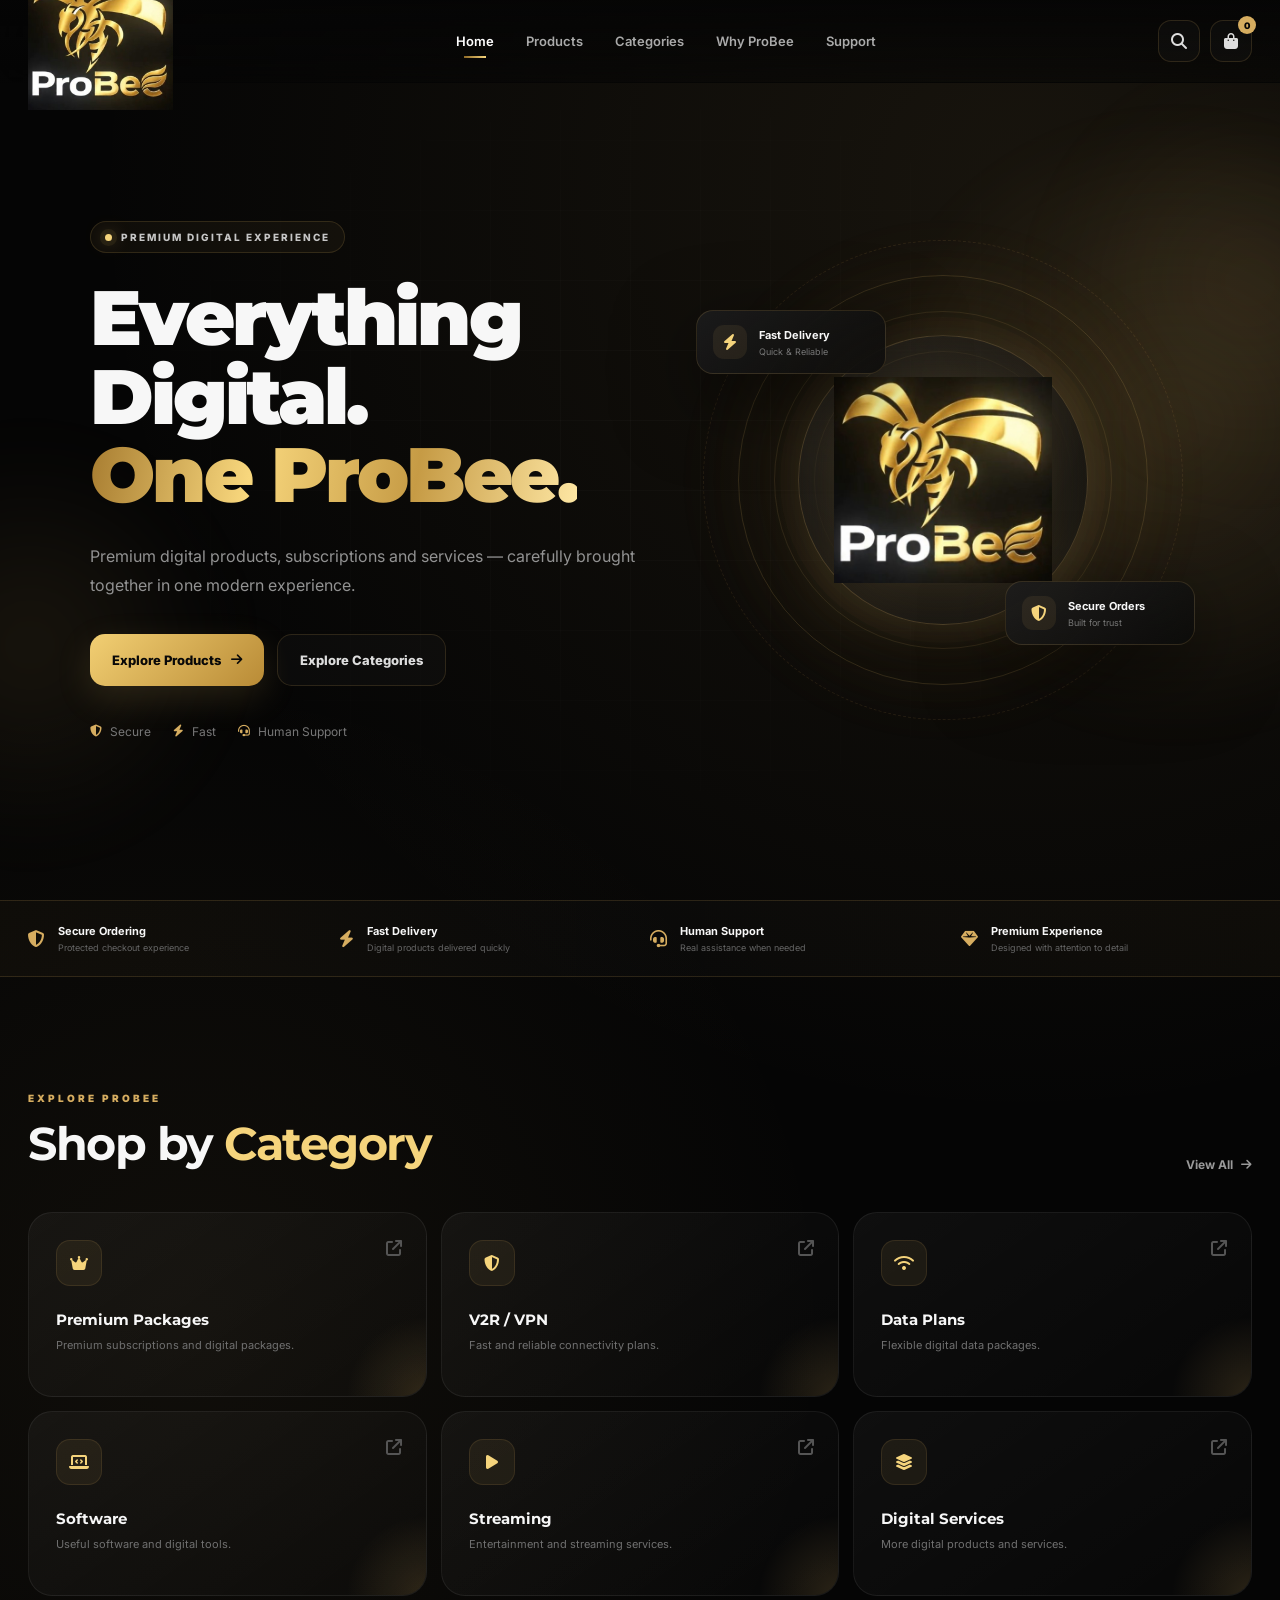
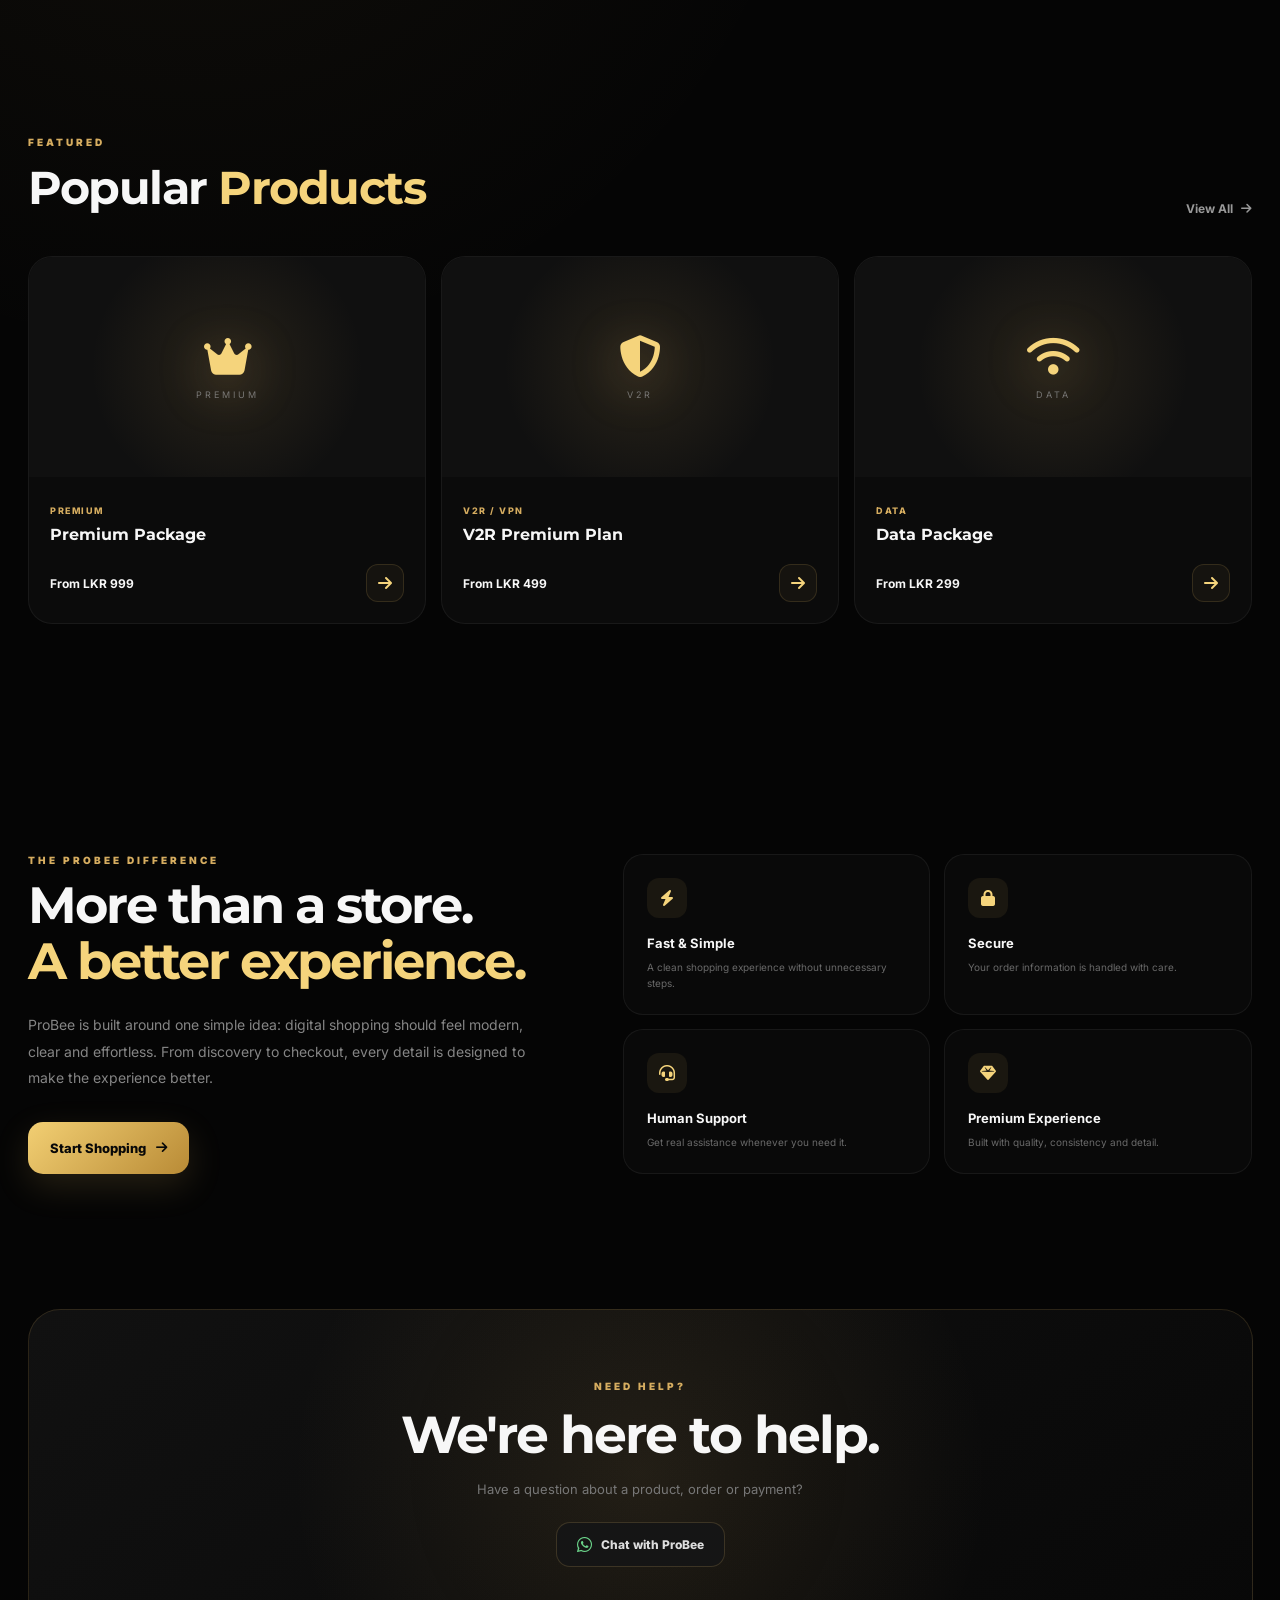
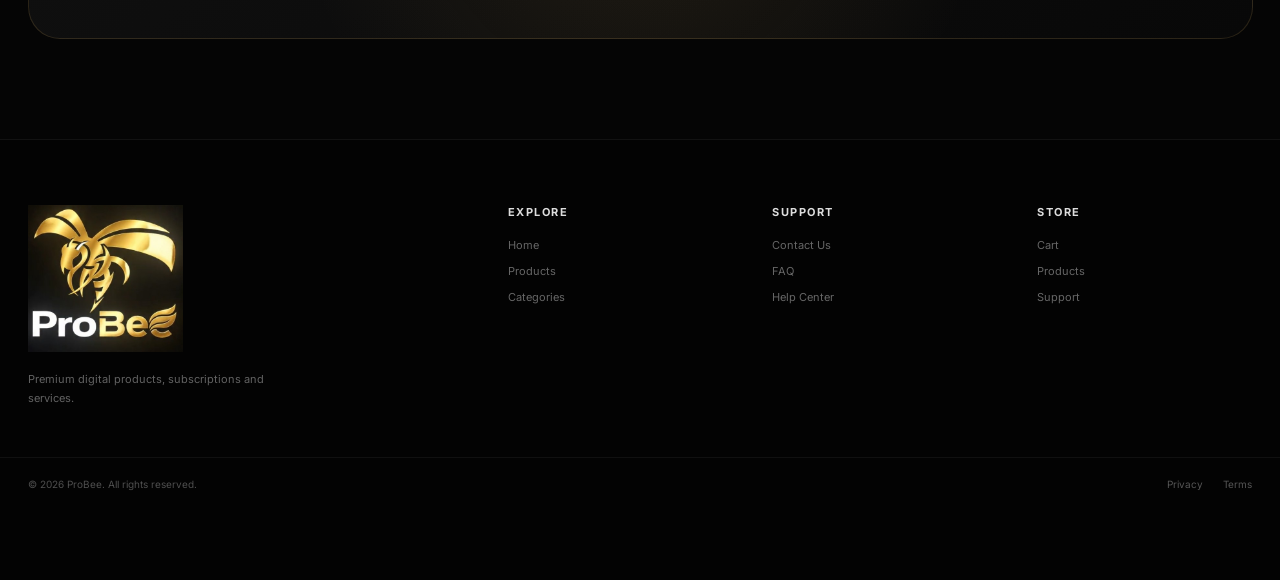
<file: index.html>
<!DOCTYPE html>
<html lang="en">

<head>

<meta charset="UTF-8">

<meta name="viewport"
      content="width=device-width, initial-scale=1.0">

<meta name="description"
      content="ProBee — Premium digital products, subscriptions and services.">

<meta name="theme-color"
      content="#050505">

<title>ProBee — Premium Digital Store</title>

<link rel="preconnect"
      href="https://fonts.googleapis.com">

<link rel="preconnect"
      href="https://fonts.gstatic.com"
      crossorigin>

<link href="https://fonts.googleapis.com/css2?family=Inter:wght@400;500;600;700;800&family=Montserrat:wght@600;700;800;900&display=swap"
      rel="stylesheet">

<link rel="stylesheet"
      href="https://cdnjs.cloudflare.com/ajax/libs/font-awesome/6.5.2/css/all.min.css">


<style>

/* =========================================================
   PROBEE — PREMIUM FRONT END
========================================================= */

:root{

    --black:#050505;
    --black-soft:#090909;
    --black-card:rgba(18,18,18,.72);

    --gold:#d6ad60;
    --gold-light:#f5d47c;
    --gold-dark:#8f6b27;

    --white:#f7f7f7;
    --muted:#9b9b9b;

    --border:rgba(214,173,96,.16);

    --shadow:
        0 25px 80px rgba(0,0,0,.55);

    --radius:24px;

}


/* =========================================================
   RESET
========================================================= */

*{
    margin:0;
    padding:0;
    box-sizing:border-box;
}

html{
    scroll-behavior:smooth;
}

body{

    background:
        radial-gradient(
            circle at 80% 5%,
            rgba(214,173,96,.09),
            transparent 25%
        ),
        radial-gradient(
            circle at 15% 35%,
            rgba(214,173,96,.055),
            transparent 24%
        ),
        var(--black);

    color:var(--white);

    font-family:"Inter",sans-serif;

    overflow-x:hidden;
}

a{
    color:inherit;
    text-decoration:none;
}

button{
    font:inherit;
}


/* =========================================================
   AMBIENT BACKGROUND
========================================================= */

.background-glow{

    position:fixed;

    width:420px;
    height:420px;

    border-radius:50%;

    background:
        radial-gradient(
            circle,
            rgba(214,173,96,.10),
            transparent 68%
        );

    filter:blur(35px);

    pointer-events:none;

    z-index:-2;

}

.glow-one{
    top:8%;
    right:-180px;
}

.glow-two{
    bottom:5%;
    left:-180px;
}


/* =========================================================
   HEADER
========================================================= */

.site-header{

    position:fixed;

    top:0;
    left:0;
    right:0;

    z-index:1000;

    background:
        linear-gradient(
            to bottom,
            rgba(5,5,5,.92),
            rgba(5,5,5,.55)
        );

    backdrop-filter:blur(18px);

    border-bottom:1px solid transparent;

    transition:.35s ease;

}

.site-header.scrolled{

    background:rgba(5,5,5,.90);

    border-bottom-color:var(--border);

}

.nav-container{

    max-width:1280px;

    margin:auto;

    height:82px;

    padding:0 28px;

    display:flex;

    align-items:center;

    justify-content:space-between;

}


/* =========================================================
   LOGO
========================================================= */

.brand{

    display:flex;

    align-items:center;

    gap:11px;

    transition:.3s ease;

}

.brand:hover{

    transform:translateY(-1px);

}

.brand img{

    width:145px;

    height:auto;

    display:block;

    object-fit:contain;

}


/* =========================================================
   DESKTOP NAV
========================================================= */

.desktop-nav{

    display:flex;

    align-items:center;

    gap:32px;

}

.desktop-nav a{

    position:relative;

    color:#aaa;

    font-size:13px;

    font-weight:600;

    transition:.3s ease;

}

.desktop-nav a:hover,
.desktop-nav a.active{

    color:white;

}

.desktop-nav a::after{

    content:"";

    position:absolute;

    left:50%;

    bottom:-9px;

    width:0;

    height:2px;

    background:linear-gradient(
        90deg,
        var(--gold-dark),
        var(--gold-light)
    );

    transform:translateX(-50%);

    transition:.3s ease;

}

.desktop-nav a:hover::after,
.desktop-nav a.active::after{

    width:22px;

}


/* =========================================================
   NAV ACTIONS
========================================================= */

.nav-actions{

    display:flex;

    align-items:center;

    gap:10px;

}

.icon-button,
.cart-button,
.menu-button{

    width:42px;
    height:42px;

    display:flex;

    align-items:center;
    justify-content:center;

    border:1px solid var(--border);

    background:rgba(255,255,255,.025);

    color:#ddd;

    border-radius:13px;

    cursor:pointer;

    transition:.3s ease;

}

.icon-button:hover,
.cart-button:hover,
.menu-button:hover{

    color:var(--gold-light);

    border-color:rgba(214,173,96,.4);

    background:rgba(214,173,96,.08);

    transform:translateY(-2px);

}

.cart-button{

    position:relative;

}

.cart-count{

    position:absolute;

    top:-5px;
    right:-5px;

    min-width:18px;
    height:18px;

    padding:0 4px;

    display:flex;

    align-items:center;
    justify-content:center;

    border-radius:20px;

    background:var(--gold);

    color:#050505;

    font-size:9px;

    font-weight:900;

}

.menu-button{

    display:none;

}


/* =========================================================
   MOBILE MENU
========================================================= */

.mobile-menu{

    display:none;

    padding:14px 22px 22px;

    background:rgba(5,5,5,.97);

    border-top:1px solid var(--border);

}

.mobile-menu.show{
    display:block;
}

.mobile-menu a{

    display:flex;

    align-items:center;

    gap:14px;

    padding:15px 5px;

    color:#aaa;

    font-size:14px;

    border-bottom:1px solid rgba(255,255,255,.05);

}

.mobile-menu a i{
    width:20px;
    color:var(--gold);
}


/* =========================================================
   SEARCH
========================================================= */

.search-overlay{

    position:fixed;

    inset:0;

    z-index:2000;

    display:flex;

    align-items:center;
    justify-content:center;

    padding:25px;

    background:rgba(0,0,0,.94);

    backdrop-filter:blur(25px);

    opacity:0;

    visibility:hidden;

    transition:.35s ease;

}

.search-overlay.show{

    opacity:1;
    visibility:visible;

}

.close-search{

    position:absolute;

    top:30px;
    right:30px;

    width:45px;
    height:45px;

    border:1px solid var(--border);

    border-radius:50%;

    background:rgba(255,255,255,.03);

    color:white;

    cursor:pointer;

}

.search-box{

    width:min(650px,100%);

}

.search-label{

    display:block;

    margin-bottom:15px;

    color:var(--gold);

    font-size:11px;

    font-weight:800;

    letter-spacing:3px;

}

.search-input-wrapper{

    display:flex;

    align-items:center;

    gap:14px;

    padding:0 20px;

    height:70px;

    border:1px solid var(--border);

    border-radius:20px;

    background:rgba(255,255,255,.04);

}

.search-input-wrapper i{

    color:var(--gold);

}

.search-input-wrapper input{

    width:100%;

    border:0;
    outline:0;

    background:transparent;

    color:white;

    font-size:18px;

}

.search-box p{

    margin-top:16px;

    color:#777;

    font-size:13px;

}


/* =========================================================
   HERO
========================================================= */

.hero{

    position:relative;

    min-height:100vh;

    padding:
        150px
        7%
        90px;

    display:grid;

    grid-template-columns:
        1.05fr
        .95fr;

    align-items:center;

    gap:60px;

    overflow:hidden;

}

.hero::before{

    content:"";

    position:absolute;

    width:650px;
    height:650px;

    right:-220px;
    top:100px;

    border-radius:50%;

    background:
        radial-gradient(
            circle,
            rgba(214,173,96,.15),
            transparent 68%
        );

    filter:blur(20px);

    animation:
        heroGlow 8s ease-in-out infinite;

}

@keyframes heroGlow{

    0%,100%{
        transform:scale(1);
        opacity:.7;
    }

    50%{
        transform:scale(1.12);
        opacity:1;
    }

}

.hero-grid{

    position:absolute;

    inset:0;

    background-image:
        linear-gradient(
            rgba(255,255,255,.025) 1px,
            transparent 1px
        ),
        linear-gradient(
            90deg,
            rgba(255,255,255,.025) 1px,
            transparent 1px
        );

    background-size:70px 70px;

    mask-image:
        radial-gradient(
            ellipse at center,
            black,
            transparent 72%
        );

    pointer-events:none;

}


/* =========================================================
   HERO CONTENT
========================================================= */

.hero-content{

    position:relative;

    z-index:2;

    animation:
        heroContent .9s ease both;

}

@keyframes heroContent{

    from{
        opacity:0;
        transform:translateY(30px);
    }

    to{
        opacity:1;
        transform:translateY(0);
    }

}

.hero-badge{

    display:inline-flex;

    align-items:center;

    gap:9px;

    padding:9px 14px;

    border:1px solid var(--border);

    border-radius:30px;

    background:rgba(214,173,96,.05);

    color:#c6c6c6;

    font-size:10px;

    font-weight:800;

    letter-spacing:2px;

    margin-bottom:26px;

}

.pulse-dot{

    width:7px;
    height:7px;

    border-radius:50%;

    background:var(--gold-light);

    box-shadow:
        0 0 0 5px rgba(214,173,96,.08),
        0 0 18px rgba(214,173,96,.8);

    animation:pulse 2s infinite;

}

@keyframes pulse{

    0%,100%{
        opacity:1;
    }

    50%{
        opacity:.45;
    }

}

.hero h1{

    max-width:760px;

    font-family:"Montserrat",sans-serif;

    font-size:
        clamp(48px,6vw,82px);

    line-height:1.02;

    letter-spacing:-3px;

    font-weight:900;

}

.hero h1 span{

    background:
        linear-gradient(
            100deg,
            #a67b2f,
            #f8d77d,
            #c69b45,
            #ffe8a5
        );

    -webkit-background-clip:text;
    background-clip:text;

    color:transparent;

}

.hero-description{

    max-width:590px;

    margin-top:28px;

    color:#929292;

    font-size:16px;

    line-height:1.8;

}

.hero-buttons{

    display:flex;

    flex-wrap:wrap;

    gap:13px;

    margin-top:34px;

}

.primary-button,
.secondary-button{

    min-height:52px;

    padding:0 22px;

    display:inline-flex;

    align-items:center;

    justify-content:center;

    gap:10px;

    border-radius:15px;

    font-size:13px;

    font-weight:800;

    transition:.35s ease;

}

.primary-button{

    background:
        linear-gradient(
            135deg,
            #f2cf73,
            #b98b36
        );

    color:#080808;

    box-shadow:
        0 12px 35px rgba(214,173,96,.16);

}

.primary-button:hover{

    transform:
        translateY(-4px)
        scale(1.01);

    box-shadow:
        0 18px 45px rgba(214,173,96,.27);

}

.secondary-button{

    border:1px solid var(--border);

    background:rgba(255,255,255,.025);

    color:#ddd;

}

.secondary-button:hover{

    border-color:rgba(214,173,96,.45);

    background:rgba(214,173,96,.07);

    transform:translateY(-4px);

}

.hero-trust{

    display:flex;

    flex-wrap:wrap;

    gap:22px;

    margin-top:38px;

}

.trust-item{

    display:flex;

    align-items:center;

    gap:8px;

    color:#777;

    font-size:12px;

}

.trust-item i{

    color:var(--gold);

}


/* =========================================================
   HERO VISUAL
========================================================= */

.hero-visual{

    position:relative;

    min-height:530px;

    display:flex;

    align-items:center;
    justify-content:center;

}

.hero-ring{

    position:absolute;

    width:410px;
    height:410px;

    border-radius:50%;

    border:1px solid rgba(214,173,96,.18);

    box-shadow:
        0 0 80px rgba(214,173,96,.06),
        inset 0 0 80px rgba(214,173,96,.035);

    animation:
        ringFloat 7s ease-in-out infinite;

}

.hero-ring::before,
.hero-ring::after{

    content:"";

    position:absolute;

    border-radius:50%;

    border:1px solid rgba(214,173,96,.12);

}

.hero-ring::before{

    inset:35px;

}

.hero-ring::after{

    inset:75px;

}

@keyframes ringFloat{

    0%,100%{
        transform:rotate(0deg) scale(1);
    }

    50%{
        transform:rotate(8deg) scale(1.035);
    }

}

.logo-orbit{

    position:absolute;

    width:480px;
    height:480px;

    border-radius:50%;

    border:1px dashed rgba(214,173,96,.11);

    animation:
        orbitSpin 22s linear infinite;

}

@keyframes orbitSpin{

    to{
        transform:rotate(360deg);
    }

}

.logo-core{

    position:relative;

    z-index:3;

    width:290px;
    height:290px;

    padding:35px;

    display:flex;

    align-items:center;
    justify-content:center;

    border-radius:50%;

    background:
        radial-gradient(
            circle at 35% 25%,
            rgba(255,255,255,.07),
            rgba(15,15,15,.96) 65%
        );

    border:1px solid rgba(214,173,96,.25);

    box-shadow:
        0 0 0 18px rgba(214,173,96,.025),
        0 0 100px rgba(214,173,96,.14),
        inset 0 0 50px rgba(214,173,96,.06);

    animation:
        coreFloat 5s ease-in-out infinite;

}

@keyframes coreFloat{

    0%,100%{
        transform:translateY(0);
    }

    50%{
        transform:translateY(-10px);
    }

}

.logo-core img{

    width:100%;

    max-width:220px;

    height:auto;

    object-fit:contain;

    filter:
        drop-shadow(
            0 15px 35px rgba(214,173,96,.2)
        );

}

.floating-card{

    position:absolute;

    z-index:5;

    display:flex;

    align-items:center;

    gap:12px;

    padding:14px 16px;

    min-width:190px;

    border:1px solid var(--border);

    border-radius:17px;

    background:
        linear-gradient(
            145deg,
            rgba(28,28,28,.9),
            rgba(10,10,10,.78)
        );

    backdrop-filter:blur(15px);

    box-shadow:var(--shadow);

    animation:
        cardFloat 5s ease-in-out infinite;

}

.floating-card i{

    width:34px;
    height:34px;

    display:flex;

    align-items:center;
    justify-content:center;

    border-radius:11px;

    background:rgba(214,173,96,.09);

    color:var(--gold-light);

}

.floating-card strong{

    display:block;

    font-size:11px;

}

.floating-card span{

    display:block;

    margin-top:4px;

    color:#777;

    font-size:9px;

}

.card-one{

    left:0;
    top:95px;

}

.card-two{

    right:-5px;
    bottom:100px;

    animation-delay:-2.5s;

}

@keyframes cardFloat{

    0%,100%{
        transform:translateY(0);
    }

    50%{
        transform:translateY(-12px);
    }

}


/* =========================================================
   TRUST STRIP
========================================================= */

.trust-bar{

    position:relative;

    border-top:1px solid var(--border);

    border-bottom:1px solid var(--border);

    background:
        linear-gradient(
            90deg,
            rgba(214,173,96,.035),
            rgba(255,255,255,.015),
            rgba(214,173,96,.035)
        );

}

.trust-container{

    max-width:1280px;

    margin:auto;

    padding:23px 28px;

    display:grid;

    grid-template-columns:
        repeat(4,1fr);

    gap:20px;

}

.trust-box{

    display:flex;

    align-items:center;

    gap:13px;

}

.trust-box > i{

    color:var(--gold);

    font-size:17px;

}

.trust-box strong{

    display:block;

    font-size:11px;

}

.trust-box span{

    display:block;

    margin-top:4px;

    color:#666;

    font-size:9px;

}


/* =========================================================
   SECTIONS
========================================================= */

.section{

    max-width:1280px;

    margin:auto;

    padding:115px 28px;

}

.section-heading{

    display:flex;

    align-items:flex-end;

    justify-content:space-between;

    gap:20px;

    margin-bottom:40px;

}

.section-label{

    display:block;

    margin-bottom:11px;

    color:var(--gold);

    font-size:10px;

    font-weight:900;

    letter-spacing:3px;

}

.section-heading h2{

    font-family:"Montserrat",sans-serif;

    font-size:
        clamp(30px,4vw,46px);

    letter-spacing:-1.5px;

}

.section-heading h2 span{

    color:var(--gold-light);

}

.view-all{

    display:flex;

    align-items:center;

    gap:8px;

    color:#999;

    font-size:12px;

    font-weight:700;

    transition:.3s ease;

}

.view-all:hover{

    color:var(--gold-light);

    transform:translateX(4px);

}


/* =========================================================
   CATEGORY GRID
========================================================= */

.category-grid{

    display:grid;

    grid-template-columns:
        repeat(3,1fr);

    gap:14px;

}

.category-card{

    position:relative;

    min-height:185px;

    padding:27px;

    overflow:hidden;

    border:1px solid rgba(255,255,255,.065);

    border-radius:var(--radius);

    background:
        linear-gradient(
            145deg,
            rgba(255,255,255,.045),
            rgba(255,255,255,.012)
        );

    transition:.4s cubic-bezier(.2,.8,.2,1);

}

.category-card::before{

    content:"";

    position:absolute;

    width:160px;
    height:160px;

    right:-80px;
    bottom:-80px;

    border-radius:50%;

    background:
        radial-gradient(
            circle,
            rgba(214,173,96,.17),
            transparent 70%
        );

    transition:.5s ease;

}

.category-card:hover{

    transform:translateY(-8px);

    border-color:rgba(214,173,96,.28);

    box-shadow:
        0 25px 60px rgba(0,0,0,.35);

}

.category-card:hover::before{

    transform:scale(1.6);

}

.category-icon{

    width:46px;
    height:46px;

    display:flex;

    align-items:center;
    justify-content:center;

    border-radius:14px;

    background:rgba(214,173,96,.08);

    border:1px solid rgba(214,173,96,.13);

    color:var(--gold-light);

    margin-bottom:24px;

    transition:.4s ease;

}

.category-card:hover .category-icon{

    transform:
        rotate(-5deg)
        scale(1.08);

    background:rgba(214,173,96,.14);

}

.category-info h3{

    font-family:"Montserrat",sans-serif;

    font-size:15px;

}

.category-info p{

    max-width:270px;

    margin-top:8px;

    color:#707070;

    font-size:11px;

    line-height:1.6;

}

.category-arrow{

    position:absolute;

    right:24px;
    top:25px;

    color:#555;

    transition:.3s ease;

}

.category-card:hover .category-arrow{

    color:var(--gold-light);

    transform:translate(3px,-3px);

}


/* =========================================================
   FEATURED
========================================================= */

.featured-section{

    padding-top:25px;

}

.product-preview-grid{

    display:grid;

    grid-template-columns:
        repeat(3,1fr);

    gap:15px;

}

.product-preview-card{

    overflow:hidden;

    border:1px solid rgba(255,255,255,.06);

    border-radius:var(--radius);

    background:#0b0b0b;

    transition:.4s ease;

}

.product-preview-card:hover{

    transform:translateY(-8px);

    border-color:rgba(214,173,96,.25);

}

.product-image-placeholder{

    height:220px;

    position:relative;

    display:flex;

    flex-direction:column;

    align-items:center;
    justify-content:center;

    gap:12px;

    background:
        radial-gradient(
            circle at center,
            rgba(214,173,96,.12),
            transparent 60%
        ),
        #101010;

    color:var(--gold-light);

}

.product-image-placeholder i{

    font-size:42px;

    filter:
        drop-shadow(
            0 10px 25px rgba(214,173,96,.25)
        );

}

.product-image-placeholder span{

    font-size:9px;

    letter-spacing:3px;

    color:#777;

}

.product-preview-info{

    padding:21px;

}

.product-category{

    color:var(--gold);

    font-size:9px;

    font-weight:800;

    text-transform:uppercase;

    letter-spacing:1.5px;

}

.product-preview-info h3{

    margin-top:7px;

    font-family:"Montserrat",sans-serif;

    font-size:16px;

}

.product-bottom{

    display:flex;

    align-items:center;

    justify-content:space-between;

    margin-top:20px;

}

.product-bottom strong{

    font-size:12px;

}

.product-bottom button{

    width:38px;
    height:38px;

    border:1px solid var(--border);

    border-radius:12px;

    background:rgba(214,173,96,.05);

    color:var(--gold-light);

    cursor:pointer;

    transition:.3s ease;

}

.product-bottom button:hover{

    background:var(--gold);

    color:#050505;

    transform:translateX(4px);

}


/* =========================================================
   WHY SECTION
========================================================= */

.why-section{

    display:grid;

    grid-template-columns:
        .9fr
        1.1fr;

    gap:80px;

    align-items:center;

}

.why-content h2{

    font-family:"Montserrat",sans-serif;

    font-size:
        clamp(34px,4vw,54px);

    line-height:1.08;

    letter-spacing:-2px;

}

.why-content h2 span{

    color:var(--gold-light);

}

.why-content > p{

    max-width:570px;

    margin:24px 0 30px;

    color:#858585;

    font-size:14px;

    line-height:1.9;

}

.why-features{

    display:grid;

    grid-template-columns:1fr 1fr;

    gap:14px;

}

.why-feature{

    padding:23px;

    border:1px solid rgba(255,255,255,.06);

    border-radius:20px;

    background:rgba(255,255,255,.018);

    transition:.35s ease;

}

.why-feature:hover{

    transform:translateY(-5px);

    border-color:rgba(214,173,96,.22);

}

.why-icon{

    width:40px;
    height:40px;

    display:flex;

    align-items:center;
    justify-content:center;

    border-radius:12px;

    color:var(--gold-light);

    background:rgba(214,173,96,.08);

    margin-bottom:17px;

}

.why-feature h3{

    font-size:13px;

}

.why-feature p{

    margin-top:8px;

    color:#696969;

    font-size:10px;

    line-height:1.6;

}


/* =========================================================
   SUPPORT
========================================================= */

.support-section{

    position:relative;

    max-width:1225px;

    min-height:330px;

    margin:20px auto 100px;

    padding:70px 30px;

    overflow:hidden;

    border:1px solid var(--border);

    border-radius:32px;

    text-align:center;

    background:
        radial-gradient(
            circle at center,
            rgba(214,173,96,.11),
            transparent 55%
        ),
        linear-gradient(
            145deg,
            #111,
            #080808
        );

}

.support-section::before{

    content:"";

    position:absolute;

    inset:-2px;

    border-radius:34px;

    border:1px solid rgba(214,173,96,.08);

    pointer-events:none;

}

.support-content{

    position:relative;

    z-index:2;

}

.support-content h2{

    font-family:"Montserrat",sans-serif;

    font-size:
        clamp(32px,5vw,52px);

    letter-spacing:-2px;

}

.support-content p{

    margin:15px auto 25px;

    color:#777;

    font-size:13px;

}

.whatsapp-button{

    display:inline-flex;

    align-items:center;

    gap:9px;

    padding:13px 20px;

    border-radius:14px;

    background:#151515;

    border:1px solid rgba(214,173,96,.2);

    color:#ddd;

    font-size:12px;

    font-weight:800;

    transition:.35s ease;

}

.whatsapp-button i{

    color:#6bd48a;

    font-size:17px;

}

.whatsapp-button:hover{

    transform:translateY(-4px);

    border-color:rgba(214,173,96,.4);

}


/* =========================================================
   FOOTER
========================================================= */

.site-footer{

    border-top:1px solid rgba(255,255,255,.06);

    background:#030303;

}

.footer-container{

    max-width:1280px;

    margin:auto;

    padding:65px 28px 50px;

    display:grid;

    grid-template-columns:
        1.6fr
        .8fr
        .8fr
        .8fr;

    gap:50px;

}

.footer-brand img{

    width:155px;

}

.footer-brand p{

    max-width:260px;

    margin-top:18px;

    color:#626262;

    font-size:11px;

    line-height:1.7;

}

.footer-column{

    display:flex;

    flex-direction:column;

    gap:12px;

}

.footer-column h4{

    margin-bottom:7px;

    color:#ddd;

    font-size:11px;

    text-transform:uppercase;

    letter-spacing:1.5px;

}

.footer-column a{

    color:#666;

    font-size:11px;

    transition:.25s ease;

}

.footer-column a:hover{

    color:var(--gold-light);

    transform:translateX(3px);

}

.footer-bottom{

    max-width:1280px;

    margin:auto;

    padding:20px 28px 90px;

    border-top:1px solid rgba(255,255,255,.05);

    display:flex;

    align-items:center;

    justify-content:space-between;

    gap:20px;

}

.footer-bottom p{

    color:#4f4f4f;

    font-size:10px;

}

.footer-bottom div{

    display:flex;

    gap:20px;

}

.footer-bottom a{

    color:#555;

    font-size:10px;

}


/* =========================================================
   MOBILE BOTTOM NAV
========================================================= */

.bottom-nav{

    display:none;

}


/* =========================================================
   RESPONSIVE
========================================================= */

@media(max-width:1000px){

    .desktop-nav{
        display:none;
    }

    .menu-button{
        display:flex;
    }

    .hero{

        grid-template-columns:1fr;

        padding-top:140px;

        text-align:center;

    }

    .hero-content{

        display:flex;

        flex-direction:column;

        align-items:center;

    }

    .hero-description{
        margin-left:auto;
        margin-right:auto;
    }

    .hero-visual{
        min-height:460px;
    }

    .trust-container{
        grid-template-columns:1fr 1fr;
    }

    .category-grid{
        grid-template-columns:1fr 1fr;
    }

    .product-preview-grid{
        grid-template-columns:1fr 1fr;
    }

    .why-section{
        grid-template-columns:1fr;
    }

}


@media(max-width:650px){

    .nav-container{
        height:72px;
        padding:0 16px;
    }

    .brand img{
        width:120px;
    }

    .nav-actions{
        gap:7px;
    }

    .icon-button,
    .cart-button,
    .menu-button{
        width:38px;
        height:38px;
        border-radius:11px;
    }

    .hero{

        min-height:auto;

        padding:
            125px
            18px
            65px;

        gap:15px;

    }

    .hero h1{

        font-size:
            clamp(42px,13vw,65px);

        letter-spacing:-2.5px;

    }

    .hero-description{

        font-size:13px;

        line-height:1.75;

    }

    .hero-buttons{

        width:100%;

        flex-direction:column;

    }

    .primary-button,
    .secondary-button{

        width:100%;

    }

    .hero-trust{

        justify-content:center;

    }

    .hero-visual{

        min-height:380px;

    }

    .hero-ring{

        width:285px;
        height:285px;

    }

    .logo-orbit{

        width:330px;
        height:330px;

    }

    .logo-core{

        width:210px;
        height:210px;

        padding:25px;

    }

    .logo-core img{
        max-width:160px;
    }

    .floating-card{

        min-width:145px;

        padding:10px;

    }

    .floating-card strong{
        font-size:9px;
    }

    .floating-card span{
        font-size:8px;
    }

    .card-one{
        left:-2px;
        top:30px;
    }

    .card-two{
        right:-2px;
        bottom:45px;
    }

    .trust-container{

        grid-template-columns:1fr;

        padding:20px 18px;

    }

    .section{

        padding:80px 18px;

    }

    .section-heading{

        align-items:flex-start;

        flex-direction:column;

    }

    .category-grid,
    .product-preview-grid{

        grid-template-columns:1fr;

    }

    .category-card{
        min-height:170px;
    }

    .why-features{

        grid-template-columns:1fr;

    }

    .support-section{

        margin:
            10px 15px 70px;

        padding:
            55px 20px;

        border-radius:25px;

    }

    .footer-container{

        grid-template-columns:
            1fr 1fr;

        padding:
            50px 20px 35px;

        gap:35px 20px;

    }

    .footer-brand{
        grid-column:1 / -1;
    }

    .footer-bottom{

        padding:
            18px 20px 90px;

        flex-direction:column;

        align-items:flex-start;

    }

    .bottom-nav{

        position:fixed;

        left:10px;
        right:10px;
        bottom:10px;

        z-index:1500;

        height:65px;

        display:grid;

        grid-template-columns:
            repeat(5,1fr);

        align-items:center;

        border:1px solid rgba(214,173,96,.15);

        border-radius:20px;

        background:
            rgba(8,8,8,.90);

        backdrop-filter:blur(20px);

        box-shadow:
            0 20px 60px rgba(0,0,0,.6);

    }

    .bottom-nav-item{

        display:flex;

        flex-direction:column;

        align-items:center;

        justify-content:center;

        gap:4px;

        color:#5f5f5f;

        font-size:8px;

        font-weight:700;

        transition:.25s ease;

    }

    .bottom-nav-item i{
        font-size:15px;
    }

    .bottom-nav-item.active,
    .bottom-nav-item:hover{

        color:var(--gold-light);

    }

    .cart-nav > div{
        position:relative;
    }

    .cart-nav > div > span{

        position:absolute;

        top:-7px;
        right:-10px;

        min-width:15px;
        height:15px;

        display:flex;

        align-items:center;
        justify-content:center;

        border-radius:20px;

        background:var(--gold);

        color:#050505;

        font-size:8px;

        font-weight:900;

    }

}


/* =========================================================
   REDUCED MOTION
========================================================= */

@media(prefers-reduced-motion:reduce){

    *,
    *::before,
    *::after{

        animation-duration:.01ms !important;

        animation-iteration-count:1 !important;

        scroll-behavior:auto !important;

        transition-duration:.01ms !important;

    }

}

</style>

</head>


<body>


<div class="background-glow glow-one"></div>
<div class="background-glow glow-two"></div>


<!-- =====================================================
     HEADER
===================================================== -->

<header class="site-header" id="siteHeader">

    <div class="nav-container">

        <a href="index.html" class="brand">

            <img
                src="probee-logo.png"
                alt="ProBee"
            >

        </a>


        <nav class="desktop-nav">

            <a href="index.html"
               class="active">
                Home
            </a>

            <a href="products.html">
                Products
            </a>

            <a href="#categories">
                Categories
            </a>

            <a href="#why-probee">
                Why ProBee
            </a>

            <a href="#support">
                Support
            </a>

        </nav>


        <div class="nav-actions">

            <button
                class="icon-button"
                aria-label="Search"
                onclick="openSearch()">

                <i class="fa-solid fa-magnifying-glass"></i>

            </button>


            <a
                href="cart.html"
                class="cart-button"
                aria-label="Shopping cart">

                <i class="fa-solid fa-bag-shopping"></i>

                <span
                    class="cart-count"
                    id="cartCount">
                    0
                </span>

            </a>


            <button
                class="menu-button"
                id="menuButton"
                aria-label="Open menu">

                <i class="fa-solid fa-bars"></i>

            </button>

        </div>

    </div>


    <div
        class="mobile-menu"
        id="mobileMenu">

        <a href="index.html">

            <i class="fa-solid fa-house"></i>

            Home

        </a>


        <a href="products.html">

            <i class="fa-solid fa-store"></i>

            Products

        </a>


        <a href="#categories">

            <i class="fa-solid fa-layer-group"></i>

            Categories

        </a>


        <a href="#why-probee">

            <i class="fa-solid fa-star"></i>

            Why ProBee

        </a>


        <a href="#support">

            <i class="fa-solid fa-headset"></i>

            Support

        </a>

    </div>

</header>


<!-- =====================================================
     SEARCH
===================================================== -->

<div
    class="search-overlay"
    id="searchOverlay">

    <button
        class="close-search"
        onclick="closeSearch()">

        <i class="fa-solid fa-xmark"></i>

    </button>


    <div class="search-box">

        <span class="search-label">
            SEARCH PROBEE
        </span>


        <div class="search-input-wrapper">

            <i class="fa-solid fa-magnifying-glass"></i>

            <input
                type="text"
                id="searchInput"
                placeholder="Search products..."
                autocomplete="off">

        </div>


        <p>
            Discover premium digital products,
            subscriptions and services.
        </p>

    </div>

</div>


<!-- =====================================================
     MAIN
===================================================== -->

<main>


<!-- HERO -->

<section class="hero">

    <div class="hero-grid"></div>


    <div class="hero-content">

        <div class="hero-badge">

            <span class="pulse-dot"></span>

            PREMIUM DIGITAL EXPERIENCE

        </div>


        <h1>

            Everything Digital.
            <br>

            <span>One ProBee.</span>

        </h1>


        <p class="hero-description">

            Premium digital products,
            subscriptions and services —
            carefully brought together in one
            modern experience.

        </p>


        <div class="hero-buttons">

            <a
                href="products.html"
                class="primary-button">

                Explore Products

                <i class="fa-solid fa-arrow-right"></i>

            </a>


            <a
                href="#categories"
                class="secondary-button">

                Explore Categories

            </a>

        </div>


        <div class="hero-trust">

            <div class="trust-item">

                <i class="fa-solid fa-shield-halved"></i>

                Secure

            </div>


            <div class="trust-item">

                <i class="fa-solid fa-bolt"></i>

                Fast

            </div>


            <div class="trust-item">

                <i class="fa-solid fa-headset"></i>

                Human Support

            </div>

        </div>

    </div>


    <!-- HERO LOGO EXPERIENCE -->

    <div class="hero-visual">

        <div class="logo-orbit"></div>

        <div class="hero-ring"></div>


        <div class="logo-core">

            <img
                src="probee-logo.png"
                alt="ProBee Logo">

        </div>


        <div class="floating-card card-one">

            <i class="fa-solid fa-bolt"></i>

            <div>

                <strong>
                    Fast Delivery
                </strong>

                <span>
                    Quick & Reliable
                </span>

            </div>

        </div>


        <div class="floating-card card-two">

            <i class="fa-solid fa-shield-halved"></i>

            <div>

                <strong>
                    Secure Orders
                </strong>

                <span>
                    Built for trust
                </span>

            </div>

        </div>

    </div>

</section>


<!-- =====================================================
     TRUST BAR
===================================================== -->

<section class="trust-bar">

    <div class="trust-container">


        <div class="trust-box">

            <i class="fa-solid fa-shield-halved"></i>

            <div>

                <strong>
                    Secure Ordering
                </strong>

                <span>
                    Protected checkout experience
                </span>

            </div>

        </div>


        <div class="trust-box">

            <i class="fa-solid fa-bolt"></i>

            <div>

                <strong>
                    Fast Delivery
                </strong>

                <span>
                    Digital products delivered quickly
                </span>

            </div>

        </div>


        <div class="trust-box">

            <i class="fa-solid fa-headset"></i>

            <div>

                <strong>
                    Human Support
                </strong>

                <span>
                    Real assistance when needed
                </span>

            </div>

        </div>


        <div class="trust-box">

            <i class="fa-solid fa-gem"></i>

            <div>

                <strong>
                    Premium Experience
                </strong>

                <span>
                    Designed with attention to detail
                </span>

            </div>

        </div>

    </div>

</section>


<!-- =====================================================
     CATEGORIES
===================================================== -->

<section
    class="section"
    id="categories">

    <div class="section-heading">

        <div>

            <span class="section-label">
                EXPLORE PROBEE
            </span>

            <h2>
                Shop by <span>Category</span>
            </h2>

        </div>


        <a
            href="products.html"
            class="view-all">

            View All

            <i class="fa-solid fa-arrow-right"></i>

        </a>

    </div>


    <div class="category-grid">


        <a
            href="products.html"
            class="category-card">

            <div class="category-icon">

                <i class="fa-solid fa-crown"></i>

            </div>

            <div class="category-info">

                <h3>
                    Premium Packages
                </h3>

                <p>
                    Premium subscriptions
                    and digital packages.
                </p>

            </div>

            <span class="category-arrow">

                <i class="fa-solid fa-arrow-up-right-from-square"></i>

            </span>

        </a>


        <a
            href="products.html"
            class="category-card">

            <div class="category-icon">

                <i class="fa-solid fa-shield-halved"></i>

            </div>

            <div class="category-info">

                <h3>
                    V2R / VPN
                </h3>

                <p>
                    Fast and reliable
                    connectivity plans.
                </p>

            </div>

            <span class="category-arrow">

                <i class="fa-solid fa-arrow-up-right-from-square"></i>

            </span>

        </a>


        <a
            href="products.html"
            class="category-card">

            <div class="category-icon">

                <i class="fa-solid fa-wifi"></i>

            </div>

            <div class="category-info">

                <h3>
                    Data Plans
                </h3>

                <p>
                    Flexible digital
                    data packages.
                </p>

            </div>

            <span class="category-arrow">

                <i class="fa-solid fa-arrow-up-right-from-square"></i>

            </span>

        </a>


        <a
            href="products.html"
            class="category-card">

            <div class="category-icon">

                <i class="fa-solid fa-laptop-code"></i>

            </div>

            <div class="category-info">

                <h3>
                    Software
                </h3>

                <p>
                    Useful software and
                    digital tools.
                </p>

            </div>

            <span class="category-arrow">

                <i class="fa-solid fa-arrow-up-right-from-square"></i>

            </span>

        </a>


        <a
            href="products.html"
            class="category-card">

            <div class="category-icon">

                <i class="fa-solid fa-play"></i>

            </div>

            <div class="category-info">

                <h3>
                    Streaming
                </h3>

                <p>
                    Entertainment and
                    streaming services.
                </p>

            </div>

            <span class="category-arrow">

                <i class="fa-solid fa-arrow-up-right-from-square"></i>

            </span>

        </a>


        <a
            href="products.html"
            class="category-card">

            <div class="category-icon">

                <i class="fa-solid fa-layer-group"></i>

            </div>

            <div class="category-info">

                <h3>
                    Digital Services
                </h3>

                <p>
                    More digital products
                    and services.
                </p>

            </div>

            <span class="category-arrow">

                <i class="fa-solid fa-arrow-up-right-from-square"></i>

            </span>

        </a>

    </div>

</section>


<!-- =====================================================
     FEATURED
===================================================== -->

<section class="section featured-section">

    <div class="section-heading">

        <div>

            <span class="section-label">
                FEATURED
            </span>

            <h2>
                Popular <span>Products</span>
            </h2>

        </div>


        <a
            href="products.html"
            class="view-all">

            View All

            <i class="fa-solid fa-arrow-right"></i>

        </a>

    </div>


    <div class="product-preview-grid">


        <div class="product-preview-card">

            <div class="product-image-placeholder">

                <i class="fa-solid fa-crown"></i>

                <span>
                    PREMIUM
                </span>

            </div>

            <div class="product-preview-info">

                <span class="product-category">
                    Premium
                </span>

                <h3>
                    Premium Package
                </h3>

                <div class="product-bottom">

                    <strong>
                        From LKR 999
                    </strong>

                    <button
                        onclick="goProducts(event)">

                        <i class="fa-solid fa-arrow-right"></i>

                    </button>

                </div>

            </div>

        </div>


        <div class="product-preview-card">

            <div class="product-image-placeholder">

                <i class="fa-solid fa-shield-halved"></i>

                <span>
                    V2R
                </span>

            </div>

            <div class="product-preview-info">

                <span class="product-category">
                    V2R / VPN
                </span>

                <h3>
                    V2R Premium Plan
                </h3>

                <div class="product-bottom">

                    <strong>
                        From LKR 499
                    </strong>

                    <button
                        onclick="goProducts(event)">

                        <i class="fa-solid fa-arrow-right"></i>

                    </button>

                </div>

            </div>

        </div>


        <div class="product-preview-card">

            <div class="product-image-placeholder">

                <i class="fa-solid fa-wifi"></i>

                <span>
                    DATA
                </span>

            </div>

            <div class="product-preview-info">

                <span class="product-category">
                    Data
                </span>

                <h3>
                    Data Package
                </h3>

                <div class="product-bottom">

                    <strong>
                        From LKR 299
                    </strong>

                    <button
                        onclick="goProducts(event)">

                        <i class="fa-solid fa-arrow-right"></i>

                    </button>

                </div>

            </div>

        </div>

    </div>

</section>


<!-- =====================================================
     WHY PROBEE
===================================================== -->

<section
    class="section why-section"
    id="why-probee">

    <div class="why-content">

        <span class="section-label">
            THE PROBEE DIFFERENCE
        </span>

        <h2>

            More than a store.

            <br>

            <span>A better experience.</span>

        </h2>


        <p>

            ProBee is built around one simple idea:
            digital shopping should feel modern,
            clear and effortless.

            From discovery to checkout,
            every detail is designed to make
            the experience better.

        </p>


        <a
            href="products.html"
            class="primary-button">

            Start Shopping

            <i class="fa-solid fa-arrow-right"></i>

        </a>

    </div>


    <div class="why-features">


        <div class="why-feature">

            <div class="why-icon">

                <i class="fa-solid fa-bolt"></i>

            </div>

            <h3>
                Fast & Simple
            </h3>

            <p>
                A clean shopping experience
                without unnecessary steps.
            </p>

        </div>


        <div class="why-feature">

            <div class="why-icon">

                <i class="fa-solid fa-lock"></i>

            </div>

            <h3>
                Secure
            </h3>

            <p>
                Your order information is
                handled with care.
            </p>

        </div>


        <div class="why-feature">

            <div class="why-icon">

                <i class="fa-solid fa-headset"></i>

            </div>

            <h3>
                Human Support
            </h3>

            <p>
                Get real assistance whenever
                you need it.
            </p>

        </div>


        <div class="why-feature">

            <div class="why-icon">

                <i class="fa-solid fa-gem"></i>

            </div>

            <h3>
                Premium Experience
            </h3>

            <p>
                Built with quality,
                consistency and detail.
            </p>

        </div>

    </div>

</section>


<!-- =====================================================
     SUPPORT
===================================================== -->

<section
    class="support-section"
    id="support">

    <div class="support-content">

        <span class="section-label">
            NEED HELP?
        </span>

        <h2>
            We're here to help.
        </h2>

        <p>
            Have a question about a product,
            order or payment?
        </p>

        <a
            href="#"
            class="whatsapp-button">

            <i class="fa-brands fa-whatsapp"></i>

            Chat with ProBee

        </a>

    </div>

</section>

</main>


<!-- =====================================================
     FOOTER
===================================================== -->

<footer class="site-footer">

    <div class="footer-container">


        <div class="footer-brand">

            <a
                href="index.html"
                class="brand">

                <img
                    src="probee-logo.png"
                    alt="ProBee">

            </a>


            <p>
                Premium digital products,
                subscriptions and services.
            </p>

        </div>


        <div class="footer-column">

            <h4>
                Explore
            </h4>

            <a href="index.html">
                Home
            </a>

            <a href="products.html">
                Products
            </a>

            <a href="#categories">
                Categories
            </a>

        </div>


        <div class="footer-column">

            <h4>
                Support
            </h4>

            <a href="#support">
                Contact Us
            </a>

            <a href="#">
                FAQ
            </a>

            <a href="#">
                Help Center
            </a>

        </div>


        <div class="footer-column">

            <h4>
                Store
            </h4>

            <a href="cart.html">
                Cart
            </a>

            <a href="products.html">
                Products
            </a>

            <a href="#support">
                Support
            </a>

        </div>

    </div>


    <div class="footer-bottom">

        <p>
            © 2026 ProBee. All rights reserved.
        </p>


        <div>

            <a href="#">
                Privacy
            </a>

            <a href="#">
                Terms
            </a>

        </div>

    </div>

</footer>


<!-- =====================================================
     MOBILE NAV
===================================================== -->

<nav class="bottom-nav">


    <a
        href="index.html"
        class="bottom-nav-item active">

        <i class="fa-solid fa-house"></i>

        <span>
            Home
        </span>

    </a>


    <a
        href="products.html"
        class="bottom-nav-item">

        <i class="fa-solid fa-store"></i>

        <span>
            Products
        </span>

    </a>


    <a
        href="cart.html"
        class="bottom-nav-item cart-nav">

        <div>

            <i class="fa-solid fa-bag-shopping"></i>

            <span id="bottomCartCount">
                0
            </span>

        </div>

        <span>
            Cart
        </span>

    </a>


    <a
        href="#support"
        class="bottom-nav-item">

        <i class="fa-solid fa-headset"></i>

        <span>
            Support
        </span>

    </a>


    <a
        href="#support"
        class="bottom-nav-item">

        <i class="fa-solid fa-user"></i>

        <span>
            Account
        </span>

    </a>

</nav>


<!-- =====================================================
     JAVASCRIPT
===================================================== -->

<script>

/* =====================================================
   MOBILE MENU
===================================================== */

const menuButton =
    document.getElementById("menuButton");

const mobileMenu =
    document.getElementById("mobileMenu");


menuButton.addEventListener(
    "click",
    function(){

        mobileMenu.classList.toggle("show");

        const icon =
            menuButton.querySelector("i");

        if(
            mobileMenu.classList.contains("show")
        ){

            icon.classList.remove(
                "fa-bars"
            );

            icon.classList.add(
                "fa-xmark"
            );

        }else{

            icon.classList.remove(
                "fa-xmark"
            );

            icon.classList.add(
                "fa-bars"
            );

        }

    }
);


/* =====================================================
   CLOSE MOBILE MENU
===================================================== */

document
.querySelectorAll(".mobile-menu a")
.forEach(function(link){

    link.addEventListener(
        "click",
        function(){

            mobileMenu.classList.remove(
                "show"
            );

            const icon =
                menuButton.querySelector("i");

            icon.classList.remove(
                "fa-xmark"
            );

            icon.classList.add(
                "fa-bars"
            );

        }
    );

});


/* =====================================================
   SEARCH
===================================================== */

const searchOverlay =
    document.getElementById(
        "searchOverlay"
    );

const searchInput =
    document.getElementById(
        "searchInput"
    );


function openSearch(){

    searchOverlay.classList.add(
        "show"
    );

    setTimeout(
        function(){

            searchInput.focus();

        },
        200
    );

}


function closeSearch(){

    searchOverlay.classList.remove(
        "show"
    );

}


/* =====================================================
   ESCAPE
===================================================== */

document.addEventListener(
    "keydown",
    function(event){

        if(event.key === "Escape"){

            closeSearch();

        }

    }
);


/* =====================================================
   HEADER SCROLL
===================================================== */

window.addEventListener(
    "scroll",
    function(){

        const header =
            document.getElementById(
                "siteHeader"
            );

        if(window.scrollY > 30){

            header.classList.add(
                "scrolled"
            );

        }else{

            header.classList.remove(
                "scrolled"
            );

        }

    }
);


/* =====================================================
   PRODUCT BUTTON
===================================================== */

function goProducts(event){

    event.preventDefault();

    window.location.href =
        "products.html";

}


/* =====================================================
   CART COUNT
===================================================== */

function updateCartCount(){

    let cart = [];

    try{

        cart =
            JSON.parse(
                localStorage.getItem(
                    "probCart"
                )
            ) || [];

    }catch(error){

        cart = [];

    }


    const count =
        cart.reduce(
            function(total,item){

                return total +
                    (
                        Number(
                            item.quantity
                        ) || 0
                    );

            },
            0
        );


    const cartCount =
        document.getElementById(
            "cartCount"
        );

    const bottomCartCount =
        document.getElementById(
            "bottomCartCount"
        );


    if(cartCount){

        cartCount.textContent =
            count;

    }


    if(bottomCartCount){

        bottomCartCount.textContent =
            count;

    }

}


updateCartCount();

</script>

</body>
      </html>
</file>
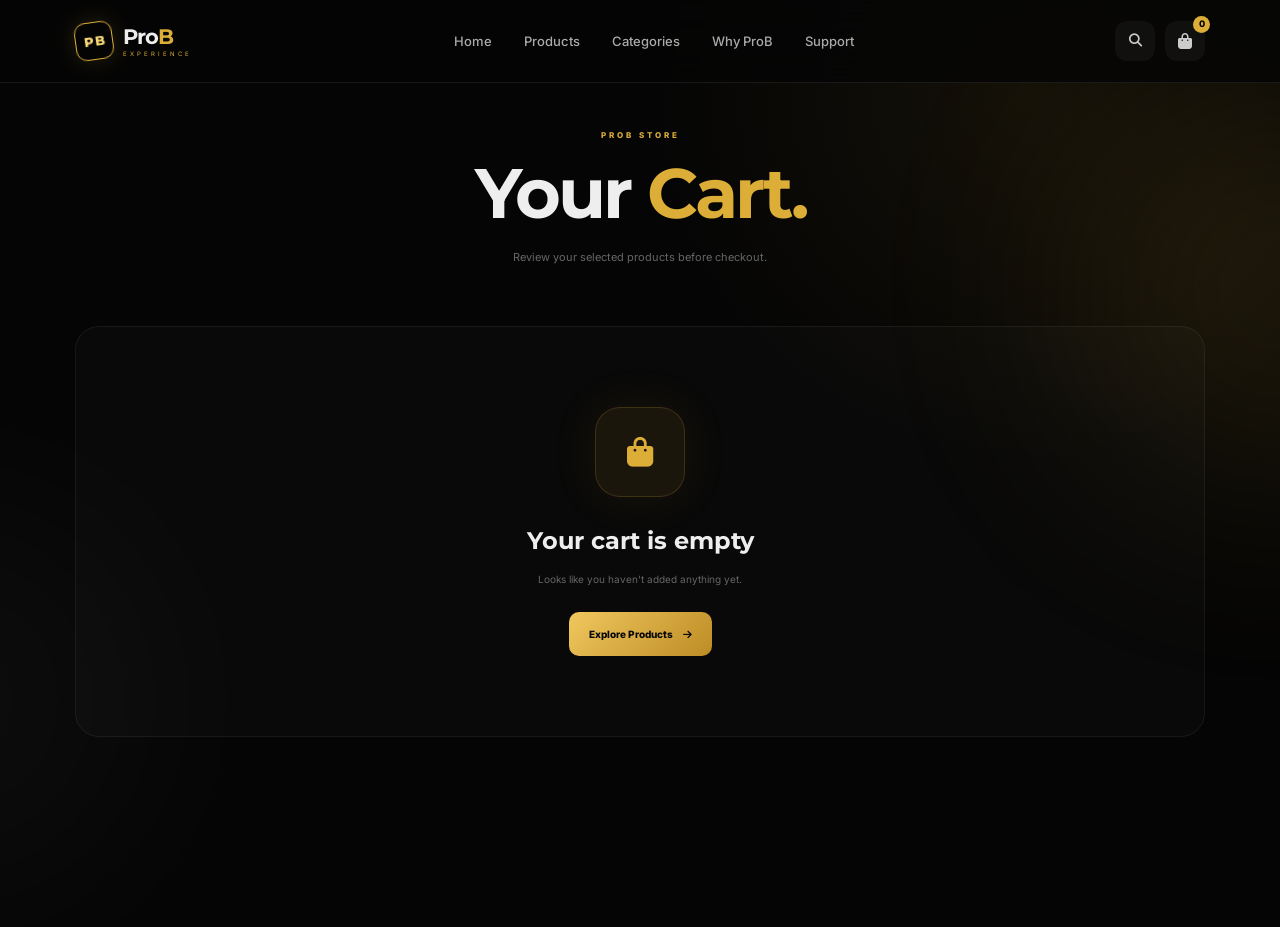
<file: cart.html>
<!DOCTYPE html>
<html lang="en">

<head>

<meta charset="UTF-8">

<meta name="viewport"
content="width=device-width, initial-scale=1.0">

<meta name="theme-color"
content="#080808">

<title>Cart — ProB</title>

<link rel="preconnect"
href="https://fonts.googleapis.com">

<link rel="preconnect"
href="https://fonts.gstatic.com"
crossorigin>

<link href="https://fonts.googleapis.com/css2?family=Inter:wght@400;500;600;700;800&family=Montserrat:wght@600;700;800&display=swap"
rel="stylesheet">

<link rel="stylesheet"
href="https://cdnjs.cloudflare.com/ajax/libs/font-awesome/6.5.2/css/all.min.css">

<link rel="stylesheet"
href="style.css">

</head>


<body>


<!-- =====================================
     BACKGROUND
===================================== -->

<div class="background-glow glow-one"></div>
<div class="background-glow glow-two"></div>



<!-- =====================================
     HEADER
===================================== -->

<header class="site-header scrolled">

<div class="nav-container">


<a href="index.html"
class="brand">

<div class="brand-mark">

<span>P</span>
<span>B</span>

</div>

<div class="brand-text">

<strong>
Pro<span>B</span>
</strong>

<small>
EXPERIENCE
</small>

</div>

</a>



<nav class="desktop-nav">

<a href="index.html">
Home
</a>

<a href="products.html">
Products
</a>

<a href="index.html#categories">
Categories
</a>

<a href="index.html#why-prob">
Why ProB
</a>

<a href="index.html#support">
Support
</a>

</nav>



<div class="nav-actions">

<button
class="icon-button"
onclick="openSearch()">

<i class="fa-solid fa-magnifying-glass"></i>

</button>


<a href="cart.html"
class="cart-button">

<i class="fa-solid fa-bag-shopping"></i>

<span
class="cart-count"
id="cartCount">

0

</span>

</a>


<button
class="menu-button"
id="menuButton">

<i class="fa-solid fa-bars"></i>

</button>

</div>

</div>



<div
class="mobile-menu"
id="mobileMenu">

<a href="index.html">
<i class="fa-solid fa-house"></i>
Home
</a>

<a href="products.html">
<i class="fa-solid fa-store"></i>
Products
</a>

<a href="index.html#categories">
<i class="fa-solid fa-layer-group"></i>
Categories
</a>

<a href="index.html#support">
<i class="fa-solid fa-headset"></i>
Support
</a>

</div>

</header>



<!-- =====================================
     SEARCH
===================================== -->

<div
class="search-overlay"
id="searchOverlay">

<button
class="close-search"
onclick="closeSearch()">

<i class="fa-solid fa-xmark"></i>

</button>

<div class="search-box">

<span>
SEARCH PROB
</span>

<div class="search-input-wrapper">

<i class="fa-solid fa-magnifying-glass"></i>

<input
type="text"
placeholder="Search products...">

</div>

</div>

</div>



<!-- =====================================
     CART PAGE
===================================== -->

<main class="cart-page">


<!-- HEADER -->

<section class="cart-heading">

<span>
PROB STORE
</span>

<h1>
Your <em>Cart.</em>
</h1>

<p>
Review your selected products
before checkout.
</p>

</section>



<!-- =====================================
     EMPTY CART
===================================== -->

<section
class="empty-cart"
id="emptyCart">

<div class="empty-cart-icon">

<i class="fa-solid fa-bag-shopping"></i>

</div>

<h2>
Your cart is empty
</h2>

<p>
Looks like you haven't added
anything yet.
</p>

<a href="products.html"
class="continue-shopping">

Explore Products

<i class="fa-solid fa-arrow-right"></i>

</a>

</section>



<!-- =====================================
     CART CONTENT
===================================== -->

<section
class="cart-content"
id="cartContent">


<!-- CART ITEMS -->

<div class="cart-items-section">


<div class="cart-section-heading">

<div>

<span>
YOUR ITEMS
</span>

<h2>
Selected Products
</h2>

</div>

<strong id="itemCount">
0 items
</strong>

</div>



<div
class="cart-items"
id="cartItems">

</div>



<a href="products.html"
class="continue-link">

<i class="fa-solid fa-arrow-left"></i>

Continue Shopping

</a>


</div>



<!-- =====================================
     ORDER SUMMARY
===================================== -->

<aside class="order-summary">


<div class="summary-header">

<span>
ORDER SUMMARY
</span>

<h2>
Your Order
</h2>

</div>



<div class="summary-lines">


<div>

<span>
Subtotal
</span>

<strong id="subtotal">
LKR 0
</strong>

</div>


<div>

<span>
Delivery
</span>

<strong class="free">
FREE
</strong>

</div>


</div>



<div class="summary-divider"></div>



<div class="summary-total">

<span>
Total
</span>

<strong id="grandTotal">
LKR 0
</strong>

</div>



<button
class="checkout-button"
onclick="goToCheckout()">

Proceed to Checkout

<i class="fa-solid fa-arrow-right"></i>

</button>



<div class="secure-checkout">

<i class="fa-solid fa-shield-halved"></i>

<div>

<strong>
Secure Checkout
</strong>

<span>
Your information is protected.
</span>

</div>

</div>



<div class="summary-benefits">

<div>

<i class="fa-solid fa-bolt"></i>

<span>
Fast Digital Delivery
</span>

</div>

<div>

<i class="fa-solid fa-headset"></i>

<span>
ProB Support
</span>

</div>

<div>

<i class="fa-solid fa-circle-check"></i>

<span>
Reliable Service
</span>

</div>

</div>


</aside>


</section>


</main>



<!-- =====================================
     BOTTOM NAV
===================================== -->

<nav class="bottom-nav">

<a href="index.html"
class="bottom-nav-item">

<i class="fa-solid fa-house"></i>

<span>
Home
</span>

</a>


<a href="products.html"
class="bottom-nav-item">

<i class="fa-solid fa-store"></i>

<span>
Products
</span>

</a>


<a href="cart.html"
class="bottom-nav-item active cart-nav">

<div>

<i class="fa-solid fa-bag-shopping"></i>

<span id="bottomCartCount">
0
</span>

</div>

<span>
Cart
</span>

</a>


<a href="index.html#support"
class="bottom-nav-item">

<i class="fa-solid fa-headset"></i>

<span>
Support
</span>

</a>


<a href="#"
class="bottom-nav-item">

<i class="fa-solid fa-user"></i>

<span>
Account
</span>

</a>

</nav>



<script>

/* =====================================
   CART STORAGE
===================================== */

function getCart() {

    try {

        return JSON.parse(
            localStorage.getItem("probCart")
        ) || [];

    } catch {

        return [];

    }

}


function saveCart(cart) {

    localStorage.setItem(
        "probCart",
        JSON.stringify(cart)
    );

}



/* =====================================
   FORMAT PRICE
===================================== */

function formatPrice(price) {

    return "LKR " +
        Number(price).toLocaleString();

}



/* =====================================
   RENDER CART
===================================== */

function renderCart() {

    const cart = getCart();

    const emptyCart =
        document.getElementById("emptyCart");

    const cartContent =
        document.getElementById("cartContent");

    const cartItems =
        document.getElementById("cartItems");


    /* EMPTY */

    if (cart.length === 0) {

        emptyCart.classList.add("show");

        cartContent.classList.remove("show");

        updateCounts();

        return;

    }


    /* SHOW CART */

    emptyCart.classList.remove("show");

    cartContent.classList.add("show");


    cartItems.innerHTML = "";


    let subtotal = 0;

    let totalItems = 0;


    cart.forEach(
        function(item, index) {

            const itemTotal =
                Number(item.price) *
                Number(item.quantity);


            subtotal += itemTotal;

            totalItems +=
                Number(item.quantity);


            const card =
                document.createElement("div");


            card.className =
                "cart-item";


            card.innerHTML = `

                <div class="cart-product-icon">

                    <i class="fa-solid fa-crown"></i>

                </div>


                <div class="cart-product-info">

                    <span class="cart-product-category">
                        ${item.category}
                    </span>

                    <h3>
                        ${item.name}
                    </h3>

                    <p>
                        ${item.plan}
                    </p>

                    <span class="cart-unit-price">
                        ${formatPrice(item.price)}
                        / item
                    </span>

                </div>


                <div class="cart-item-controls">

                    <div class="cart-quantity">

                        <button
                            onclick="changeCartQuantity(${index}, -1)">
                            −
                        </button>

                        <strong>
                            ${item.quantity}
                        </strong>

                        <button
                            onclick="changeCartQuantity(${index}, 1)">
                            +
                        </button>

                    </div>


                    <strong class="cart-item-total">
                        ${formatPrice(itemTotal)}
                    </strong>


                    <button
                        class="remove-item"
                        onclick="removeItem(${index})">

                        <i class="fa-solid fa-trash"></i>

                        Remove

                    </button>

                </div>

            `;


            cartItems.appendChild(card);

        }
    );


    document.getElementById(
        "subtotal"
    ).textContent =
        formatPrice(subtotal);


    document.getElementById(
        "grandTotal"
    ).textContent =
        formatPrice(subtotal);


    document.getElementById(
        "itemCount"
    ).textContent =
        totalItems +
        (totalItems === 1
            ? " item"
            : " items");


    updateCounts();

}



/* =====================================
   CHANGE QUANTITY
===================================== */

function changeCartQuantity(
    index,
    amount
) {

    const cart = getCart();

    if (!cart[index]) return;


    cart[index].quantity += amount;


    if (cart[index].quantity < 1) {

        cart[index].quantity = 1;

    }


    if (cart[index].quantity > 20) {

        cart[index].quantity = 20;

    }


    saveCart(cart);

    renderCart();

}



/* =====================================
   REMOVE
===================================== */

function removeItem(index) {

    const cart = getCart();

    if (!cart[index]) return;


    cart.splice(index, 1);

    saveCart(cart);

    renderCart();

}



/* =====================================
   COUNTS
===================================== */

function updateCounts() {

    const cart = getCart();


    const count =
        cart.reduce(
            function(total, item) {

                return total +
                    Number(
                        item.quantity || 0
                    );

            },
            0
        );


    const top =
        document.getElementById(
            "cartCount"
        );


    const bottom =
        document.getElementById(
            "bottomCartCount"
        );


    if (top)
        top.textContent = count;


    if (bottom)
        bottom.textContent = count;

}



/* =====================================
   CHECKOUT
===================================== */

function goToCheckout() {

    const cart = getCart();


    if (cart.length === 0) {

        return;

    }


    window.location.href =
        "checkout.html";

}



/* =====================================
   MOBILE MENU
===================================== */

const menuButton =
    document.getElementById(
        "menuButton"
    );


const mobileMenu =
    document.getElementById(
        "mobileMenu"
    );


menuButton.addEventListener(
    "click",
    function() {

        mobileMenu.classList.toggle(
            "show"
        );


        const icon =
            menuButton.querySelector("i");


        if (
            mobileMenu.classList.contains("show")
        ) {

            icon.classList.remove(
                "fa-bars"
            );

            icon.classList.add(
                "fa-xmark"
            );

        } else {

            icon.classList.remove(
                "fa-xmark"
            );

            icon.classList.add(
                "fa-bars"
            );

        }

    }
);



/* =====================================
   SEARCH
===================================== */

function openSearch() {

    document
        .getElementById(
            "searchOverlay"
        )
        .classList.add("show");

}


function closeSearch() {

    document
        .getElementById(
            "searchOverlay"
        )
        .classList.remove("show");

}



/* =====================================
   INITIALIZE
===================================== */

renderCart();

</script>


</body>

</html>
</file>
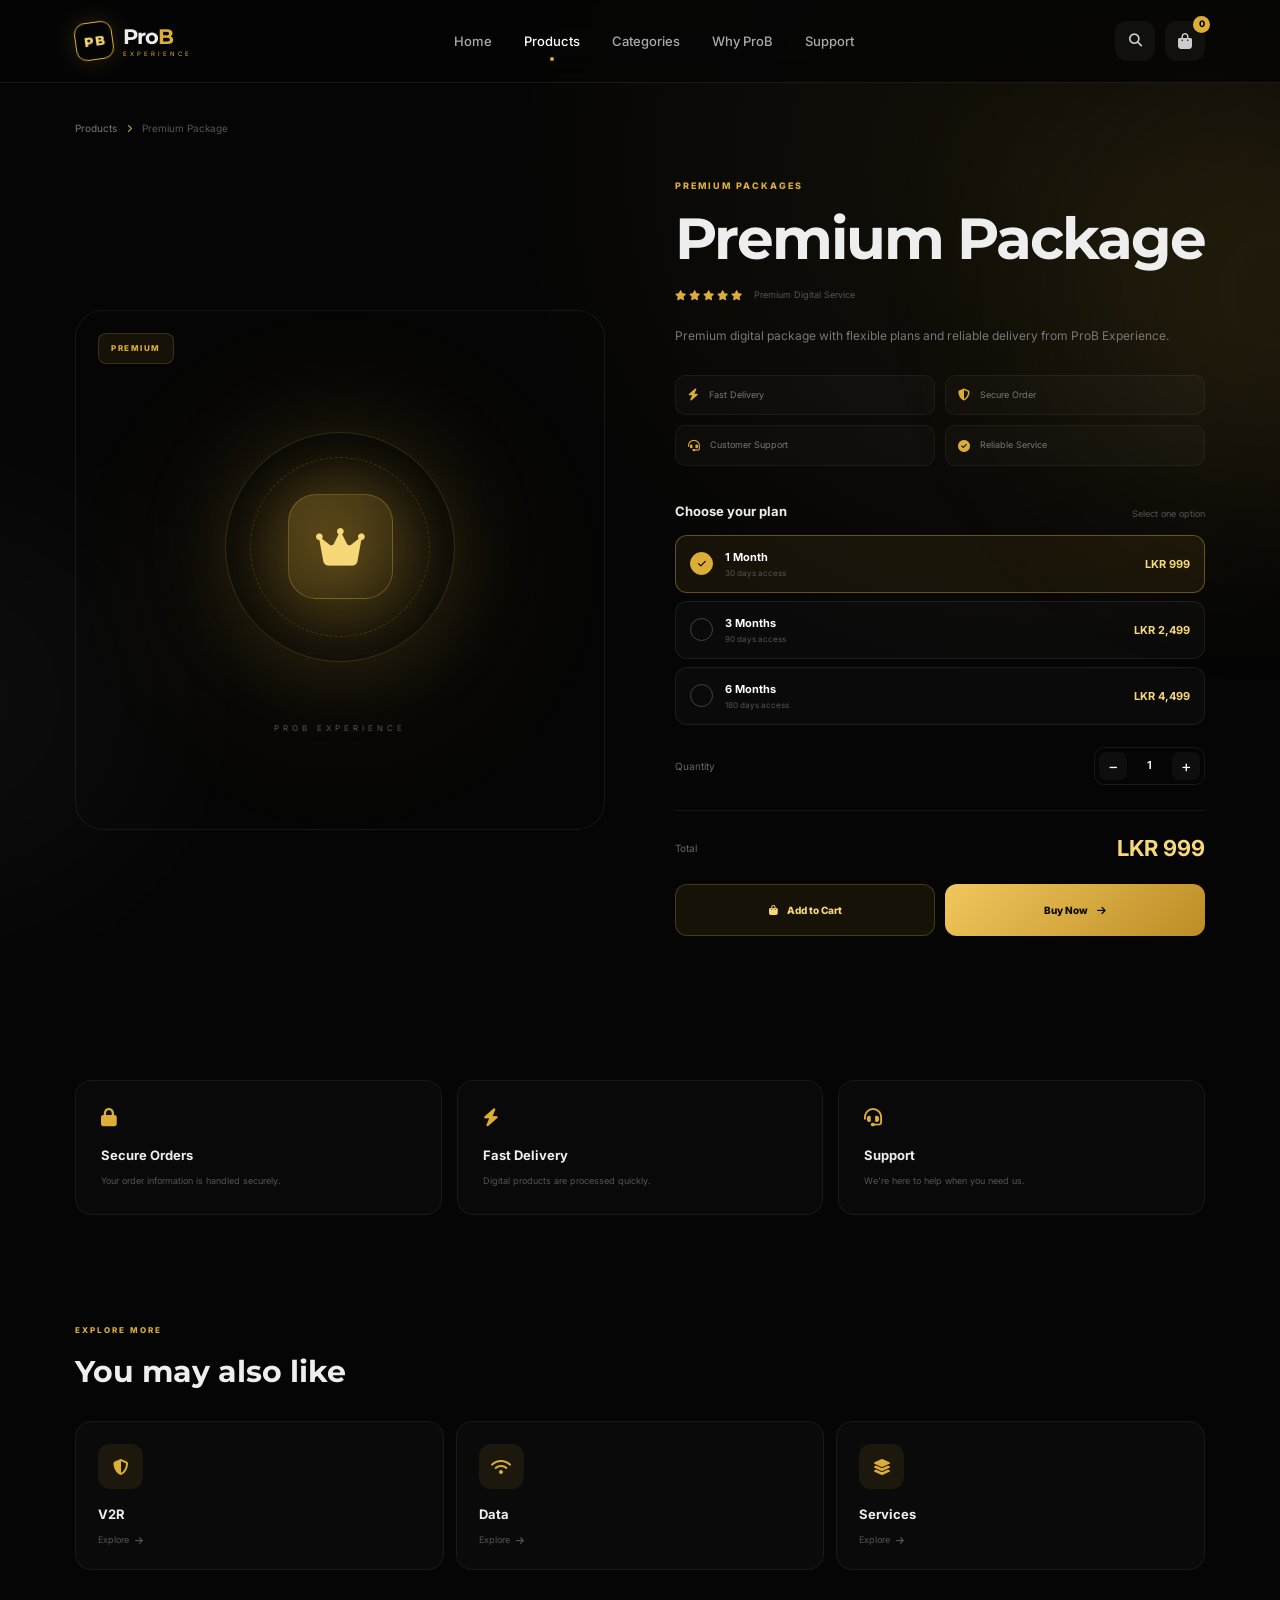
<file: product.html>
<!DOCTYPE html>
<html lang="en">

<head>

<meta charset="UTF-8">

<meta name="viewport"
content="width=device-width, initial-scale=1.0">

<meta name="theme-color"
content="#080808">

<title>Product — ProB</title>

<link rel="preconnect"
href="https://fonts.googleapis.com">

<link rel="preconnect"
href="https://fonts.gstatic.com"
crossorigin>

<link href="https://fonts.googleapis.com/css2?family=Inter:wght@400;500;600;700;800&family=Montserrat:wght@600;700;800&display=swap"
rel="stylesheet">

<link rel="stylesheet"
href="https://cdnjs.cloudflare.com/ajax/libs/font-awesome/6.5.2/css/all.min.css">

<link rel="stylesheet"
href="style.css">

</head>


<body>


<!-- =====================================
     BACKGROUND
===================================== -->

<div class="background-glow glow-one"></div>
<div class="background-glow glow-two"></div>



<!-- =====================================
     HEADER
===================================== -->

<header class="site-header scrolled">

<div class="nav-container">


<a href="index.html"
class="brand">

<div class="brand-mark">

<span>P</span>
<span>B</span>

</div>

<div class="brand-text">

<strong>
Pro<span>B</span>
</strong>

<small>
EXPERIENCE
</small>

</div>

</a>



<nav class="desktop-nav">

<a href="index.html">
Home
</a>

<a href="products.html"
class="active">
Products
</a>

<a href="index.html#categories">
Categories
</a>

<a href="index.html#why-prob">
Why ProB
</a>

<a href="index.html#support">
Support
</a>

</nav>



<div class="nav-actions">

<button
class="icon-button"
onclick="openSearch()">

<i class="fa-solid fa-magnifying-glass"></i>

</button>


<a href="cart.html"
class="cart-button">

<i class="fa-solid fa-bag-shopping"></i>

<span
class="cart-count"
id="cartCount">

0

</span>

</a>


<button
class="menu-button"
id="menuButton">

<i class="fa-solid fa-bars"></i>

</button>

</div>

</div>



<div
class="mobile-menu"
id="mobileMenu">

<a href="index.html">

<i class="fa-solid fa-house"></i>

Home

</a>

<a href="products.html">

<i class="fa-solid fa-store"></i>

Products

</a>

<a href="index.html#categories">

<i class="fa-solid fa-layer-group"></i>

Categories

</a>

<a href="index.html#support">

<i class="fa-solid fa-headset"></i>

Support

</a>

</div>

</header>



<!-- =====================================
     SEARCH
===================================== -->

<div
class="search-overlay"
id="searchOverlay">

<button
class="close-search"
onclick="closeSearch()">

<i class="fa-solid fa-xmark"></i>

</button>

<div class="search-box">

<span>
SEARCH PROB
</span>

<div class="search-input-wrapper">

<i class="fa-solid fa-magnifying-glass"></i>

<input
type="text"
placeholder="Search products...">

</div>

</div>

</div>



<!-- =====================================
     PRODUCT DETAILS
===================================== -->

<main class="product-page">


<div class="product-breadcrumb">

<a href="products.html">
Products
</a>

<i class="fa-solid fa-chevron-right"></i>

<span id="breadcrumbName">
Product
</span>

</div>



<section
class="product-details">


<!-- PRODUCT VISUAL -->

<div class="product-visual">

<span
class="detail-tag"
id="productTag">

PREMIUM

</span>


<div class="detail-orb">

<div class="detail-orb-ring ring-one"></div>

<div class="detail-orb-ring ring-two"></div>

<div class="detail-icon"
id="productIcon">

<i class="fa-solid fa-crown"></i>

</div>

</div>


<div class="visual-caption">

<span>
PROB EXPERIENCE
</span>

</div>

</div>



<!-- PRODUCT INFO -->

<div class="product-information">


<span
class="product-category"
id="productCategory">

Premium Packages

</span>


<h1 id="productName">
Premium Package
</h1>


<div class="product-rating">

<div class="stars">

<i class="fa-solid fa-star"></i>
<i class="fa-solid fa-star"></i>
<i class="fa-solid fa-star"></i>
<i class="fa-solid fa-star"></i>
<i class="fa-solid fa-star"></i>

</div>

<span>
Premium Digital Service
</span>

</div>


<p
class="product-description"
id="productDescription">

Premium digital package with
flexible plans and reliable
delivery from ProB Experience.

</p>



<!-- FEATURES -->

<div class="product-features">


<div>

<i class="fa-solid fa-bolt"></i>

<span>
Fast Delivery
</span>

</div>


<div>

<i class="fa-solid fa-shield-halved"></i>

<span>
Secure Order
</span>

</div>


<div>

<i class="fa-solid fa-headset"></i>

<span>
Customer Support
</span>

</div>


<div>

<i class="fa-solid fa-circle-check"></i>

<span>
Reliable Service
</span>

</div>

</div>



<!-- PLANS -->

<div class="plan-section">

<div class="plan-heading">

<h3>
Choose your plan
</h3>

<span>
Select one option
</span>

</div>


<div
class="plan-list"
id="planList">

</div>

</div>



<!-- QUANTITY -->

<div class="quantity-section">

<span>
Quantity
</span>

<div class="quantity-control">

<button onclick="changeQuantity(-1)">
−
</button>

<strong id="quantity">
1
</strong>

<button onclick="changeQuantity(1)">
+
</button>

</div>

</div>



<!-- TOTAL -->

<div class="product-total">

<span>
Total
</span>

<strong id="totalPrice">
LKR 999
</strong>

</div>



<!-- BUTTONS -->

<div class="product-actions">

<button
class="add-cart-button"
onclick="addToCart()">

<i class="fa-solid fa-bag-shopping"></i>

Add to Cart

</button>


<button
class="buy-now-button"
onclick="buyNow()">

Buy Now

<i class="fa-solid fa-arrow-right"></i>

</button>

</div>


<div
class="order-message"
id="orderMessage">

</div>


</div>

</section>



<!-- =====================================
     TRUST SECTION
===================================== -->

<section class="product-trust">


<div>

<i class="fa-solid fa-lock"></i>

<h3>
Secure Orders
</h3>

<p>
Your order information
is handled securely.
</p>

</div>


<div>

<i class="fa-solid fa-bolt"></i>

<h3>
Fast Delivery
</h3>

<p>
Digital products are
processed quickly.
</p>

</div>


<div>

<i class="fa-solid fa-headset"></i>

<h3>
Support
</h3>

<p>
We're here to help
when you need us.
</p>

</div>


</section>



<!-- =====================================
     RELATED
===================================== -->

<section class="related-products">

<div class="related-heading">

<span>
EXPLORE MORE
</span>

<h2>
You may also like
</h2>

</div>


<div class="related-grid">

<a href="products.html"
class="related-card">

<div>
<i class="fa-solid fa-shield-halved"></i>
</div>

<strong>
V2R
</strong>

<span>
Explore
<i class="fa-solid fa-arrow-right"></i>
</span>

</a>


<a href="products.html"
class="related-card">

<div>
<i class="fa-solid fa-wifi"></i>
</div>

<strong>
Data
</strong>

<span>
Explore
<i class="fa-solid fa-arrow-right"></i>
</span>

</a>


<a href="products.html"
class="related-card">

<div>
<i class="fa-solid fa-layer-group"></i>
</div>

<strong>
Services
</strong>

<span>
Explore
<i class="fa-solid fa-arrow-right"></i>
</span>

</a>

</div>

</section>


</main>



<!-- =====================================
     BOTTOM NAV
===================================== -->

<nav class="bottom-nav">

<a href="index.html"
class="bottom-nav-item">

<i class="fa-solid fa-house"></i>

<span>
Home
</span>

</a>


<a href="products.html"
class="bottom-nav-item active">

<i class="fa-solid fa-store"></i>

<span>
Products
</span>

</a>


<a href="cart.html"
class="bottom-nav-item cart-nav">

<div>

<i class="fa-solid fa-bag-shopping"></i>

<span id="bottomCartCount">
0
</span>

</div>

<span>
Cart
</span>

</a>


<a href="index.html#support"
class="bottom-nav-item">

<i class="fa-solid fa-headset"></i>

<span>
Support
</span>

</a>


<a href="#"
class="bottom-nav-item">

<i class="fa-solid fa-user"></i>

<span>
Account
</span>

</a>

</nav>



<script>

/* =====================================
   PRODUCT DATABASE — TEMPORARY
===================================== */

const products = {

premium: {

name: "Premium Package",

category: "Premium Packages",

tag: "PREMIUM",

icon: "fa-crown",

description:
"Premium digital package with flexible plans and reliable delivery from ProB Experience.",

plans: [

{
name: "1 Month",
price: 999,
description: "30 days access"
},

{
name: "3 Months",
price: 2499,
description: "90 days access"
},

{
name: "6 Months",
price: 4499,
description: "180 days access"
}

]

},


v2r: {

name: "V2R Premium",

category: "V2R / VPN",

tag: "V2R",

icon: "fa-shield-halved",

description:
"Reliable V2R connectivity plans with flexible options for your digital needs.",

plans: [

{
name: "1 Month",
price: 499,
description: "30 days access"
},

{
name: "3 Months",
price: 1199,
description: "90 days access"
},

{
name: "6 Months",
price: 2199,
description: "180 days access"
}

]

},


data: {

name: "Data Package",

category: "Data",

tag: "DATA",

icon: "fa-wifi",

description:
"Flexible data packages designed for everyday digital use.",

plans: [

{
name: "Basic",
price: 299,
description: "Starter package"
},

{
name: "Standard",
price: 499,
description: "More data"
},

{
name: "Premium",
price: 799,
description: "Maximum option"
}

]

},


software: {

name: "Software Pro",

category: "Software",

tag: "SOFTWARE",

icon: "fa-laptop-code",

description:
"Premium software and digital tools for your everyday workflow.",

plans: [

{
name: "1 Month",
price: 799,
description: "30 days access"
},

{
name: "3 Months",
price: 1999,
description: "90 days access"
},

{
name: "1 Year",
price: 5999,
description: "365 days access"
}

]

},


streaming: {

name: "Streaming Premium",

category: "Streaming",

tag: "STREAMING",

icon: "fa-play",

description:
"Premium entertainment and streaming services.",

plans: [

{
name: "1 Month",
price: 899,
description: "30 days access"
},

{
name: "3 Months",
price: 2399,
description: "90 days access"
}

]

},


services: {

name: "Digital Service",

category: "Digital Services",

tag: "SERVICE",

icon: "fa-layer-group",

description:
"Useful digital services and solutions from ProB Experience.",

plans: [

{
name: "Basic",
price: 599,
description: "Basic service"
},

{
name: "Standard",
price: 999,
description: "Standard service"
},

{
name: "Premium",
price: 1499,
description: "Premium service"
}

]

},


premiumplus: {

name: "Premium Plus",

category: "Premium Packages",

tag: "PREMIUM+",

icon: "fa-gem",

description:
"An extended premium digital experience from ProB.",

plans: [

{
name: "1 Month",
price: 1499,
description: "30 days access"
},

{
name: "3 Months",
price: 3999,
description: "90 days access"
}

]

},


v2rpro: {

name: "V2R Pro Plan",

category: "V2R / VPN",

tag: "V2R PRO",

icon: "fa-network-wired",

description:
"Premium connectivity plan with flexible options.",

plans: [

{
name: "1 Month",
price: 799,
description: "30 days access"
},

{
name: "3 Months",
price: 1999,
description: "90 days access"
}

]

},


dataplus: {

name: "Data Plus",

category: "Data",

tag: "DATA+",

icon: "fa-signal",

description:
"Extra data options for flexible digital usage.",

plans: [

{
name: "Basic",
price: 499,
description: "Starter option"
},

{
name: "Plus",
price: 799,
description: "Extended option"
},

{
name: "Max",
price: 999,
description: "Maximum option"
}

]

}

};



/* =====================================
   GET PRODUCT
===================================== */

const params =
new URLSearchParams(
window.location.search
);

const productId =
params.get("id") || "premium";

const product =
products[productId] ||
products.premium;



/* =====================================
   PRODUCT ELEMENTS
===================================== */

document.getElementById(
"productName"
).textContent =
product.name;


document.getElementById(
"breadcrumbName"
).textContent =
product.name;


document.getElementById(
"productCategory"
).textContent =
product.category;


document.getElementById(
"productTag"
).textContent =
product.tag;


document.getElementById(
"productDescription"
).textContent =
product.description;


document.getElementById(
"productIcon"
).innerHTML =
`<i class="fa-solid ${product.icon}"></i>`;


document.title =
product.name + " — ProB";



/* =====================================
   PLANS
===================================== */

const planList =
document.getElementById(
"planList"
);


let selectedPlan = 0;


product.plans.forEach(
function(plan, index) {

const item =
document.createElement("button");

item.className =
"plan-option" +
(index === 0 ? " selected" : "");


item.innerHTML = `

<div class="plan-radio">

<i class="fa-solid fa-check"></i>

</div>

<div class="plan-info">

<strong>
${plan.name}
</strong>

<span>
${plan.description}
</span>

</div>

<strong class="plan-price">
LKR ${plan.price.toLocaleString()}
</strong>

`;


item.addEventListener(
"click",
function() {

selectedPlan = index;

document
.querySelectorAll(
".plan-option"
)
.forEach(
function(option) {

option.classList.remove(
"selected"
);

});

item.classList.add(
"selected"
);

updateTotal();

});

planList.appendChild(item);

});



/* =====================================
   QUANTITY
===================================== */

let quantity = 1;


function changeQuantity(amount) {

quantity += amount;


if (quantity < 1) {

quantity = 1;

}


if (quantity > 20) {

quantity = 20;

}


document.getElementById(
"quantity"
).textContent =
quantity;


updateTotal();

}



/* =====================================
   TOTAL
===================================== */

function updateTotal() {

const price =
product.plans[
selectedPlan
].price;


const total =
price * quantity;


document.getElementById(
"totalPrice"
).textContent =
"LKR " +
total.toLocaleString();

}



/* =====================================
   CART
===================================== */

function getCart() {

try {

return JSON.parse(
localStorage.getItem(
"probCart"
)
) || [];

} catch {

return [];

}

}



function saveCart(cart) {

localStorage.setItem(
"probCart",
JSON.stringify(cart)
);

}



/* =====================================
   ADD TO CART
===================================== */

function addToCart() {

const plan =
product.plans[
selectedPlan
];


let cart =
getCart();


const existing =
cart.find(
item =>
item.productId === productId &&
item.plan === plan.name
);


if (existing) {

existing.quantity += quantity;

} else {

cart.push({

productId:
productId,

name:
product.name,

category:
product.category,

plan:
plan.name,

price:
plan.price,

quantity:
quantity

});

}


saveCart(cart);

updateCartCount();

showMessage(
"Added to your cart successfully."
);

}



/* =====================================
   BUY NOW
===================================== */

function buyNow() {

addToCart();

setTimeout(
function() {

window.location.href =
"cart.html";

},
350
);

}



/* =====================================
   CART COUNT
===================================== */

function updateCartCount() {

const cart =
getCart();


const count =
cart.reduce(
function(total, item) {

return total +
Number(item.quantity || 0);

},
0
);


const top =
document.getElementById(
"cartCount"
);


const bottom =
document.getElementById(
"bottomCartCount"
);


if (top)
top.textContent = count;


if (bottom)
bottom.textContent = count;

}


updateCartCount();



/* =====================================
   MESSAGE
===================================== */

function showMessage(text) {

const message =
document.getElementById(
"orderMessage"
);

message.textContent =
text;

message.classList.add(
"show"
);


setTimeout(
function() {

message.classList.remove(
"show"
);

},
2500
);

}



/* =====================================
   MOBILE MENU
===================================== */

const menuButton =
document.getElementById(
"menuButton"
);

const mobileMenu =
document.getElementById(
"mobileMenu"
);


menuButton.addEventListener(
"click",
function() {

mobileMenu.classList.toggle(
"show"
);

const icon =
menuButton.querySelector(
"i"
);


if (
mobileMenu.classList.contains(
"show"
)
) {

icon.classList.remove(
"fa-bars"
);

icon.classList.add(
"fa-xmark"
);

} else {

icon.classList.remove(
"fa-xmark"
);

icon.classList.add(
"fa-bars"
);

}

});



/* =====================================
   SEARCH
===================================== */

function openSearch() {

document
.getElementById(
"searchOverlay"
)
.classList.add(
"show"
);

}


function closeSearch() {

document
.getElementById(
"searchOverlay"
)
.classList.remove(
"show"
);

}

</script>


</body>

</html>
</file>
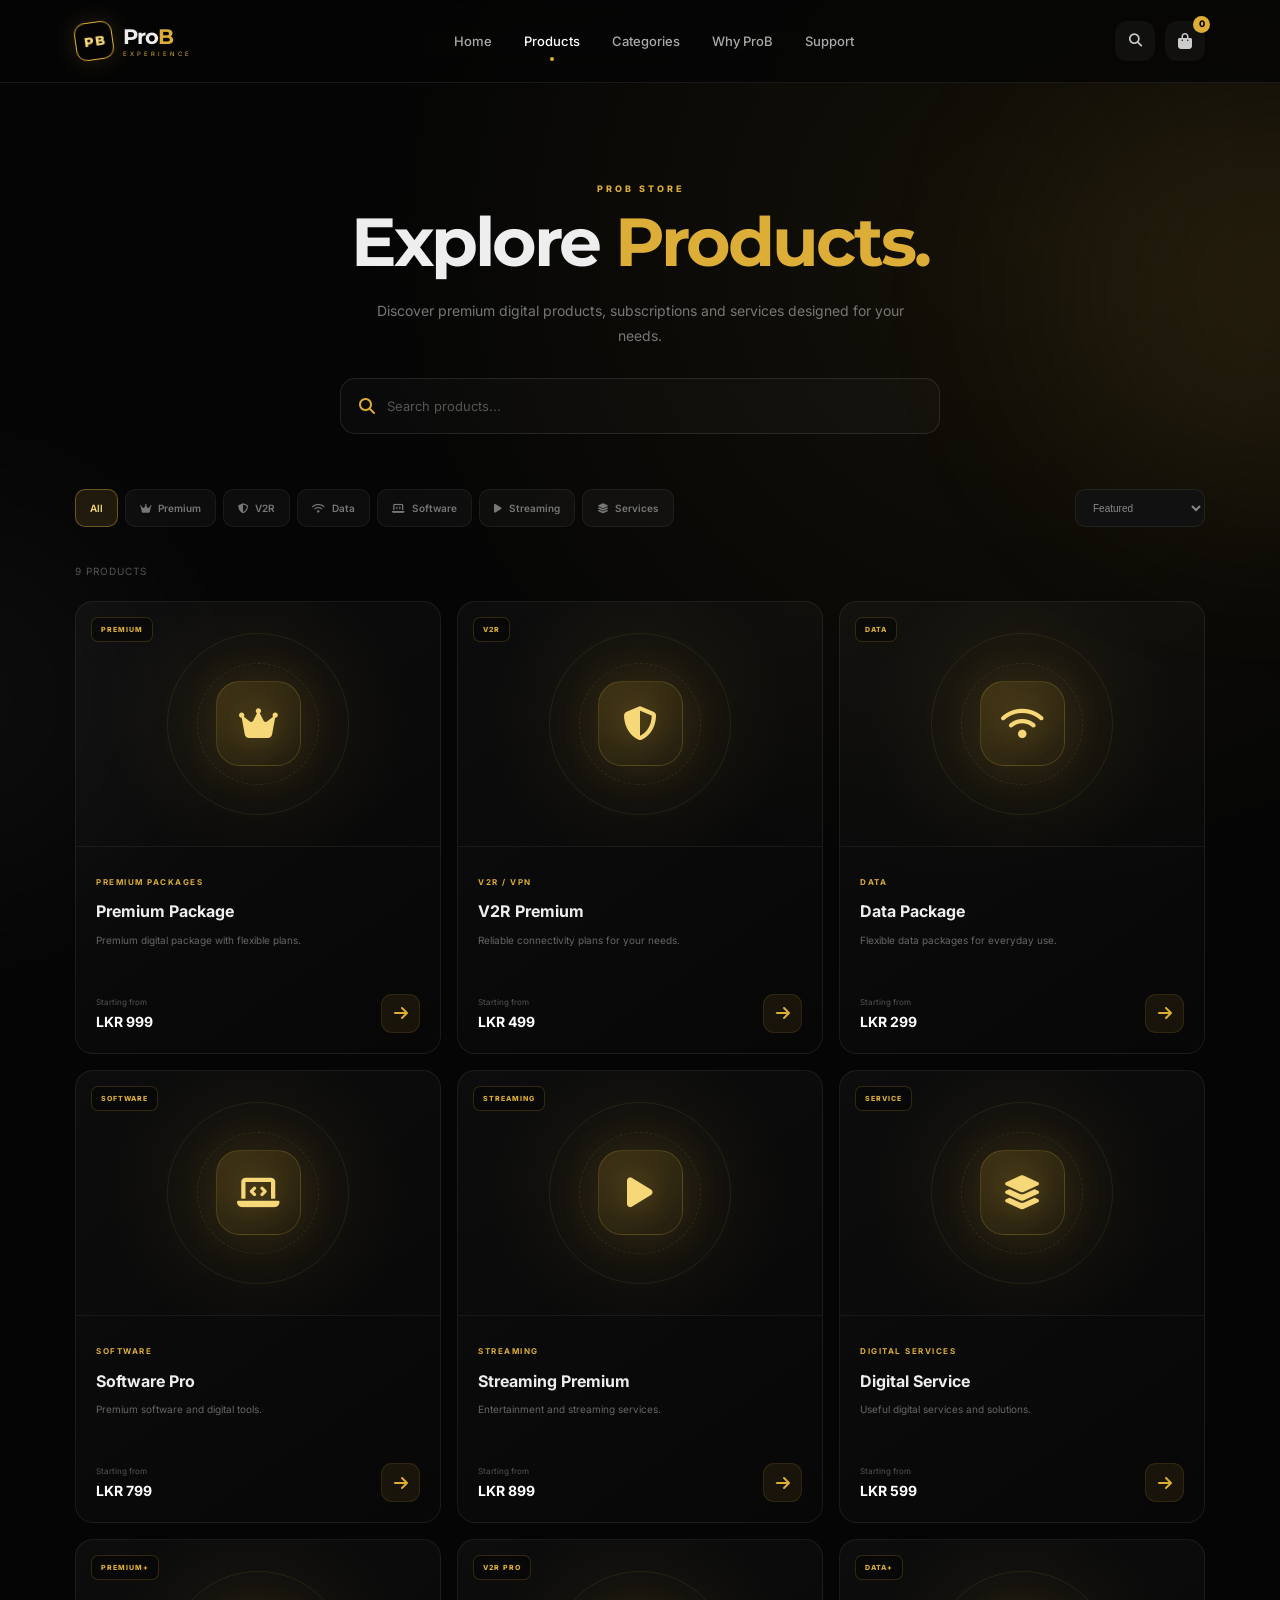
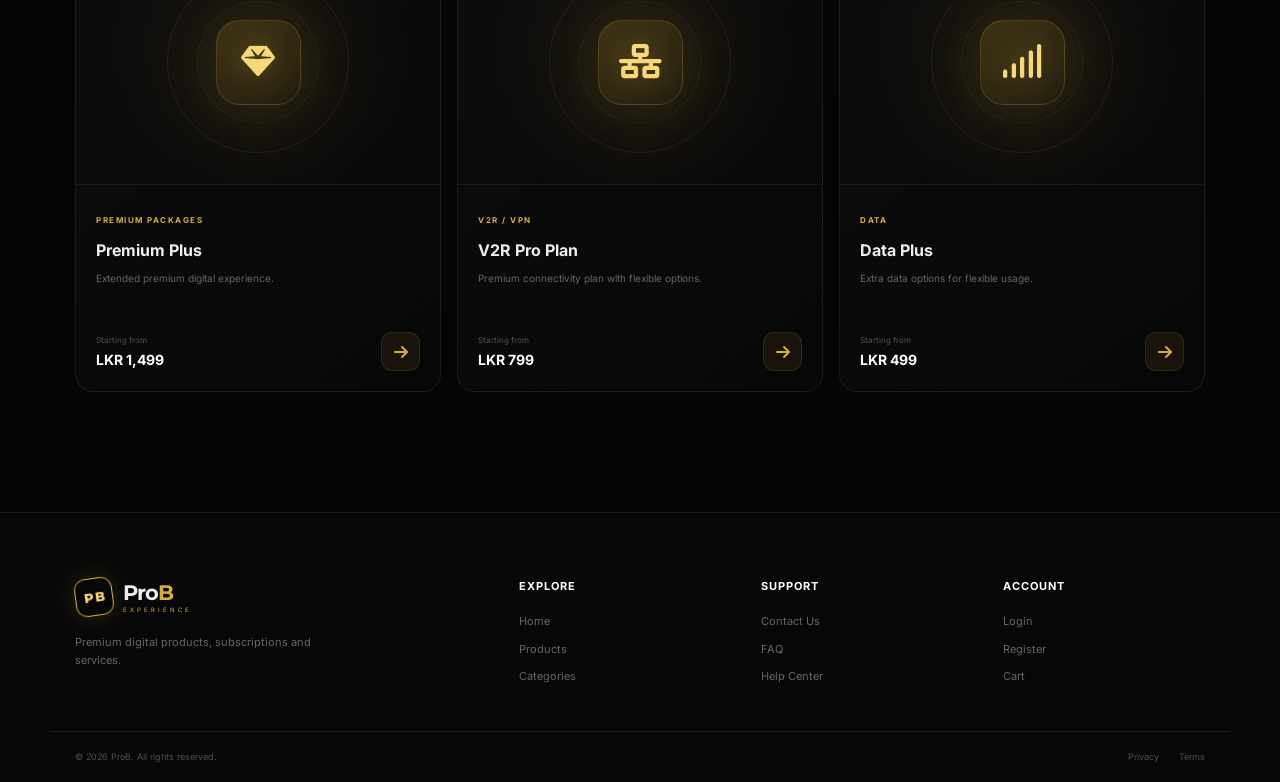
<file: products.html>
<!DOCTYPE html>
<html lang="en">

<head>

    <meta charset="UTF-8">

    <meta name="viewport"
          content="width=device-width, initial-scale=1.0">

    <meta name="description"
          content="Explore premium digital products at ProB.">

    <meta name="theme-color"
          content="#080808">

    <title>Products — ProB</title>

    <link rel="preconnect"
          href="https://fonts.googleapis.com">

    <link rel="preconnect"
          href="https://fonts.gstatic.com"
          crossorigin>

    <link href="https://fonts.googleapis.com/css2?family=Inter:wght@400;500;600;700;800&family=Montserrat:wght@600;700;800&display=swap"
          rel="stylesheet">

    <link rel="stylesheet"
          href="https://cdnjs.cloudflare.com/ajax/libs/font-awesome/6.5.2/css/all.min.css">

    <link rel="stylesheet"
          href="style.css">

</head>


<body>


<!-- =========================================
     BACKGROUND
========================================= -->

<div class="background-glow glow-one"></div>
<div class="background-glow glow-two"></div>


<!-- =========================================
     HEADER
========================================= -->

<header class="site-header scrolled">

    <div class="nav-container">


        <!-- BRAND -->

        <a href="index.html"
           class="brand">

            <div class="brand-mark">

                <span>P</span>
                <span>B</span>

            </div>

            <div class="brand-text">

                <strong>
                    Pro<span>B</span>
                </strong>

                <small>
                    EXPERIENCE
                </small>

            </div>

        </a>


        <!-- DESKTOP NAV -->

        <nav class="desktop-nav">

            <a href="index.html">
                Home
            </a>

            <a href="products.html"
               class="active">
                Products
            </a>

            <a href="index.html#categories">
                Categories
            </a>

            <a href="index.html#why-prob">
                Why ProB
            </a>

            <a href="index.html#support">
                Support
            </a>

        </nav>


        <!-- ACTIONS -->

        <div class="nav-actions">

            <button class="icon-button"
                    onclick="openProductSearch()">

                <i class="fa-solid fa-magnifying-glass"></i>

            </button>


            <a href="cart.html"
               class="cart-button">

                <i class="fa-solid fa-bag-shopping"></i>

                <span class="cart-count"
                      id="cartCount">

                    0

                </span>

            </a>


            <button class="menu-button"
                    id="menuButton">

                <i class="fa-solid fa-bars"></i>

            </button>

        </div>

    </div>


    <!-- MOBILE MENU -->

    <div class="mobile-menu"
         id="mobileMenu">

        <a href="index.html">

            <i class="fa-solid fa-house"></i>

            Home

        </a>


        <a href="products.html">

            <i class="fa-solid fa-store"></i>

            Products

        </a>


        <a href="index.html#categories">

            <i class="fa-solid fa-layer-group"></i>

            Categories

        </a>


        <a href="index.html#why-prob">

            <i class="fa-solid fa-star"></i>

            Why ProB

        </a>


        <a href="index.html#support">

            <i class="fa-solid fa-headset"></i>

            Support

        </a>

    </div>

</header>



<!-- =========================================
     SEARCH OVERLAY
========================================= -->

<div class="search-overlay"
     id="productSearchOverlay">

    <button class="close-search"
            onclick="closeProductSearch()">

        <i class="fa-solid fa-xmark"></i>

    </button>


    <div class="search-box">

        <span>
            SEARCH PROB
        </span>


        <div class="search-input-wrapper">

            <i class="fa-solid fa-magnifying-glass"></i>

            <input
                type="text"
                id="productSearchInput"
                placeholder="Search products..."
                autocomplete="off">

        </div>


        <p>
            Search premium digital products and services.
        </p>

    </div>

</div>



<!-- =========================================
     MAIN
========================================= -->

<main class="products-page">


    <!-- PAGE HERO -->

    <section class="products-hero">

        <span class="section-label">
            PROB STORE
        </span>


        <h1>
            Explore <span>Products.</span>
        </h1>


        <p>

            Discover premium digital products,
            subscriptions and services
            designed for your needs.

        </p>


        <!-- SEARCH -->

        <div class="products-search">

            <i class="fa-solid fa-magnifying-glass"></i>

            <input
                type="text"
                id="liveSearch"
                placeholder="Search products...">

        </div>

    </section>



    <!-- =========================================
         CATEGORY FILTER
    ========================================== -->

    <section class="product-controls">


        <div class="category-filters">


            <button
                class="filter-button active"
                data-category="all">

                All

            </button>


            <button
                class="filter-button"
                data-category="premium">

                <i class="fa-solid fa-crown"></i>

                Premium

            </button>


            <button
                class="filter-button"
                data-category="v2r">

                <i class="fa-solid fa-shield-halved"></i>

                V2R

            </button>


            <button
                class="filter-button"
                data-category="data">

                <i class="fa-solid fa-wifi"></i>

                Data

            </button>


            <button
                class="filter-button"
                data-category="software">

                <i class="fa-solid fa-laptop-code"></i>

                Software

            </button>


            <button
                class="filter-button"
                data-category="streaming">

                <i class="fa-solid fa-play"></i>

                Streaming

            </button>


            <button
                class="filter-button"
                data-category="services">

                <i class="fa-solid fa-layer-group"></i>

                Services

            </button>


        </div>


        <div class="product-sort">

            <select id="sortProducts">

                <option value="featured">
                    Featured
                </option>

                <option value="low">
                    Price: Low to High
                </option>

                <option value="high">
                    Price: High to Low
                </option>

                <option value="az">
                    Name: A-Z
                </option>

            </select>

        </div>

    </section>



    <!-- =========================================
         PRODUCTS
    ========================================== -->

    <section class="products-section">


        <div class="products-result">

            <span id="resultCount">
                9 Products
            </span>

        </div>


        <div class="products-grid"
             id="productsGrid">


            <!-- PRODUCT 1 -->

            <article
                class="store-product"
                data-category="premium"
                data-name="Premium Package"
                data-price="999">

                <a href="product.html"
                   class="product-image">

                    <div class="product-icon">

                        <i class="fa-solid fa-crown"></i>

                    </div>

                    <span class="product-tag">
                        PREMIUM
                    </span>

                </a>


                <div class="store-product-content">

                    <span class="store-product-category">
                        Premium Packages
                    </span>


                    <h2>
                        Premium Package
                    </h2>


                    <p>
                        Premium digital package
                        with flexible plans.
                    </p>


                    <div class="store-product-bottom">

                        <div>

                            <small>
                                Starting from
                            </small>

                            <strong>
                                LKR 999
                            </strong>

                        </div>


                        <a href="product.html"
                           class="product-view-button">

                            <i class="fa-solid fa-arrow-right"></i>

                        </a>

                    </div>

                </div>

            </article>



            <!-- PRODUCT 2 -->

            <article
                class="store-product"
                data-category="v2r"
                data-name="V2R Premium"
                data-price="499">

                <a href="product.html"
                   class="product-image">

                    <div class="product-icon">

                        <i class="fa-solid fa-shield-halved"></i>

                    </div>

                    <span class="product-tag">
                        V2R
                    </span>

                </a>


                <div class="store-product-content">

                    <span class="store-product-category">
                        V2R / VPN
                    </span>


                    <h2>
                        V2R Premium
                    </h2>


                    <p>
                        Reliable connectivity
                        plans for your needs.
                    </p>


                    <div class="store-product-bottom">

                        <div>

                            <small>
                                Starting from
                            </small>

                            <strong>
                                LKR 499
                            </strong>

                        </div>


                        <a href="product.html"
                           class="product-view-button">

                            <i class="fa-solid fa-arrow-right"></i>

                        </a>

                    </div>

                </div>

            </article>



            <!-- PRODUCT 3 -->

            <article
                class="store-product"
                data-category="data"
                data-name="Data Package"
                data-price="299">

                <a href="product.html"
                   class="product-image">

                    <div class="product-icon">

                        <i class="fa-solid fa-wifi"></i>

                    </div>

                    <span class="product-tag">
                        DATA
                    </span>

                </a>


                <div class="store-product-content">

                    <span class="store-product-category">
                        Data
                    </span>


                    <h2>
                        Data Package
                    </h2>


                    <p>
                        Flexible data packages
                        for everyday use.
                    </p>


                    <div class="store-product-bottom">

                        <div>

                            <small>
                                Starting from
                            </small>

                            <strong>
                                LKR 299
                            </strong>

                        </div>


                        <a href="product.html"
                           class="product-view-button">

                            <i class="fa-solid fa-arrow-right"></i>

                        </a>

                    </div>

                </div>

            </article>



            <!-- PRODUCT 4 -->

            <article
                class="store-product"
                data-category="software"
                data-name="Software Pro"
                data-price="799">

                <a href="product.html"
                   class="product-image">

                    <div class="product-icon">

                        <i class="fa-solid fa-laptop-code"></i>

                    </div>

                    <span class="product-tag">
                        SOFTWARE
                    </span>

                </a>


                <div class="store-product-content">

                    <span class="store-product-category">
                        Software
                    </span>


                    <h2>
                        Software Pro
                    </h2>


                    <p>
                        Premium software and
                        digital tools.
                    </p>


                    <div class="store-product-bottom">

                        <div>

                            <small>
                                Starting from
                            </small>

                            <strong>
                                LKR 799
                            </strong>

                        </div>


                        <a href="product.html"
                           class="product-view-button">

                            <i class="fa-solid fa-arrow-right"></i>

                        </a>

                    </div>

                </div>

            </article>



            <!-- PRODUCT 5 -->

            <article
                class="store-product"
                data-category="streaming"
                data-name="Streaming Premium"
                data-price="899">

                <a href="product.html"
                   class="product-image">

                    <div class="product-icon">

                        <i class="fa-solid fa-play"></i>

                    </div>

                    <span class="product-tag">
                        STREAMING
                    </span>

                </a>


                <div class="store-product-content">

                    <span class="store-product-category">
                        Streaming
                    </span>


                    <h2>
                        Streaming Premium
                    </h2>


                    <p>
                        Entertainment and
                        streaming services.
                    </p>


                    <div class="store-product-bottom">

                        <div>

                            <small>
                                Starting from
                            </small>

                            <strong>
                                LKR 899
                            </strong>

                        </div>


                        <a href="product.html"
                           class="product-view-button">

                            <i class="fa-solid fa-arrow-right"></i>

                        </a>

                    </div>

                </div>

            </article>



            <!-- PRODUCT 6 -->

            <article
                class="store-product"
                data-category="services"
                data-name="Digital Service"
                data-price="599">

                <a href="product.html"
                   class="product-image">

                    <div class="product-icon">

                        <i class="fa-solid fa-layer-group"></i>

                    </div>

                    <span class="product-tag">
                        SERVICE
                    </span>

                </a>


                <div class="store-product-content">

                    <span class="store-product-category">
                        Digital Services
                    </span>


                    <h2>
                        Digital Service
                    </h2>


                    <p>
                        Useful digital services
                        and solutions.
                    </p>


                    <div class="store-product-bottom">

                        <div>

                            <small>
                                Starting from
                            </small>

                            <strong>
                                LKR 599
                            </strong>

                        </div>


                        <a href="product.html"
                           class="product-view-button">

                            <i class="fa-solid fa-arrow-right"></i>

                        </a>

                    </div>

                </div>

            </article>



            <!-- PRODUCT 7 -->

            <article
                class="store-product"
                data-category="premium"
                data-name="Premium Plus"
                data-price="1499">

                <a href="product.html"
                   class="product-image">

                    <div class="product-icon">

                        <i class="fa-solid fa-gem"></i>

                    </div>

                    <span class="product-tag">
                        PREMIUM+
                    </span>

                </a>


                <div class="store-product-content">

                    <span class="store-product-category">
                        Premium Packages
                    </span>


                    <h2>
                        Premium Plus
                    </h2>


                    <p>
                        Extended premium
                        digital experience.
                    </p>


                    <div class="store-product-bottom">

                        <div>

                            <small>
                                Starting from
                            </small>

                            <strong>
                                LKR 1,499
                            </strong>

                        </div>


                        <a href="product.html"
                           class="product-view-button">

                            <i class="fa-solid fa-arrow-right"></i>

                        </a>

                    </div>

                </div>

            </article>



            <!-- PRODUCT 8 -->

            <article
                class="store-product"
                data-category="v2r"
                data-name="V2R Pro Plan"
                data-price="799">

                <a href="product.html"
                   class="product-image">

                    <div class="product-icon">

                        <i class="fa-solid fa-network-wired"></i>

                    </div>

                    <span class="product-tag">
                        V2R PRO
                    </span>

                </a>


                <div class="store-product-content">

                    <span class="store-product-category">
                        V2R / VPN
                    </span>


                    <h2>
                        V2R Pro Plan
                    </h2>


                    <p>
                        Premium connectivity
                        plan with flexible options.
                    </p>


                    <div class="store-product-bottom">

                        <div>

                            <small>
                                Starting from
                            </small>

                            <strong>
                                LKR 799
                            </strong>

                        </div>


                        <a href="product.html"
                           class="product-view-button">

                            <i class="fa-solid fa-arrow-right"></i>

                        </a>

                    </div>

                </div>

            </article>



            <!-- PRODUCT 9 -->

            <article
                class="store-product"
                data-category="data"
                data-name="Data Plus"
                data-price="499">

                <a href="product.html"
                   class="product-image">

                    <div class="product-icon">

                        <i class="fa-solid fa-signal"></i>

                    </div>

                    <span class="product-tag">
                        DATA+
                    </span>

                </a>


                <div class="store-product-content">

                    <span class="store-product-category">
                        Data
                    </span>


                    <h2>
                        Data Plus
                    </h2>


                    <p>
                        Extra data options
                        for flexible usage.
                    </p>


                    <div class="store-product-bottom">

                        <div>

                            <small>
                                Starting from
                            </small>

                            <strong>
                                LKR 499
                            </strong>

                        </div>


                        <a href="product.html"
                           class="product-view-button">

                            <i class="fa-solid fa-arrow-right"></i>

                        </a>

                    </div>

                </div>

            </article>


        </div>


        <!-- NO RESULTS -->

        <div class="no-products"
             id="noProducts">

            <i class="fa-solid fa-box-open"></i>

            <h3>
                No products found
            </h3>

            <p>
                Try another search or category.
            </p>

        </div>

    </section>


</main>



<!-- =========================================
     FOOTER
========================================= -->

<footer class="site-footer">

    <div class="footer-container">


        <div class="footer-brand">

            <a href="index.html"
               class="brand">

                <div class="brand-mark">

                    <span>P</span>
                    <span>B</span>

                </div>

                <div class="brand-text">

                    <strong>
                        Pro<span>B</span>
                    </strong>

                    <small>
                        EXPERIENCE
                    </small>

                </div>

            </a>


            <p>
                Premium digital products,
                subscriptions and services.
            </p>

        </div>


        <div class="footer-column">

            <h4>
                Explore
            </h4>

            <a href="index.html">
                Home
            </a>

            <a href="products.html">
                Products
            </a>

            <a href="index.html#categories">
                Categories
            </a>

        </div>


        <div class="footer-column">

            <h4>
                Support
            </h4>

            <a href="index.html#support">
                Contact Us
            </a>

            <a href="#">
                FAQ
            </a>

            <a href="#">
                Help Center
            </a>

        </div>


        <div class="footer-column">

            <h4>
                Account
            </h4>

            <a href="#">
                Login
            </a>

            <a href="#">
                Register
            </a>

            <a href="cart.html">
                Cart
            </a>

        </div>

    </div>


    <div class="footer-bottom">

        <p>
            © 2026 ProB. All rights reserved.
        </p>


        <div>

            <a href="#">
                Privacy
            </a>

            <a href="#">
                Terms
            </a>

        </div>

    </div>

</footer>



<!-- =========================================
     MOBILE NAV
========================================= -->

<nav class="bottom-nav">


    <a href="index.html"
       class="bottom-nav-item">

        <i class="fa-solid fa-house"></i>

        <span>
            Home
        </span>

    </a>


    <a href="products.html"
       class="bottom-nav-item active">

        <i class="fa-solid fa-store"></i>

        <span>
            Products
        </span>

    </a>


    <a href="cart.html"
       class="bottom-nav-item cart-nav">

        <div>

            <i class="fa-solid fa-bag-shopping"></i>

            <span id="bottomCartCount">
                0
            </span>

        </div>

        <span>
            Cart
        </span>

    </a>


    <a href="index.html#support"
       class="bottom-nav-item">

        <i class="fa-solid fa-headset"></i>

        <span>
            Support
        </span>

    </a>


    <a href="#"
       class="bottom-nav-item">

        <i class="fa-solid fa-user"></i>

        <span>
            Account
        </span>

    </a>

</nav>



<script>


/* =========================================
   MOBILE MENU
========================================= */

const menuButton =
    document.getElementById("menuButton");

const mobileMenu =
    document.getElementById("mobileMenu");


if (menuButton) {

    menuButton.addEventListener(
        "click",
        function () {

            mobileMenu.classList.toggle("show");

            const icon =
                menuButton.querySelector("i");


            if (
                mobileMenu.classList.contains("show")
            ) {

                icon.classList.remove(
                    "fa-bars"
                );

                icon.classList.add(
                    "fa-xmark"
                );

            } else {

                icon.classList.remove(
                    "fa-xmark"
                );

                icon.classList.add(
                    "fa-bars"
                );

            }

        }
    );

}



/* =========================================
   SEARCH OVERLAY
========================================= */

function openProductSearch() {

    document
        .getElementById(
            "productSearchOverlay"
        )
        .classList.add("show");


    setTimeout(function () {

        document
            .getElementById(
                "productSearchInput"
            )
            .focus();

    }, 200);

}


function closeProductSearch() {

    document
        .getElementById(
            "productSearchOverlay"
        )
        .classList.remove("show");

}



/* =========================================
   LIVE SEARCH
========================================= */

const liveSearch =
    document.getElementById(
        "liveSearch"
    );

const productCards =
    document.querySelectorAll(
        ".store-product"
    );

const resultCount =
    document.getElementById(
        "resultCount"
    );

const noProducts =
    document.getElementById(
        "noProducts"
    );


let currentCategory = "all";


function filterProducts() {

    const search =
        liveSearch.value
            .toLowerCase()
            .trim();


    let visible = 0;


    productCards.forEach(function (card) {

        const name =
            card.dataset.name
                .toLowerCase();


        const category =
            card.dataset.category;


        const matchesSearch =
            name.includes(search);


        const matchesCategory =
            currentCategory === "all" ||
            category === currentCategory;


        if (
            matchesSearch &&
            matchesCategory
        ) {

            card.style.display = "";

            visible++;

        } else {

            card.style.display = "none";

        }

    });


    resultCount.textContent =
        visible + " Products";


    if (visible === 0) {

        noProducts.classList.add(
            "show"
        );

    } else {

        noProducts.classList.remove(
            "show"
        );

    }

}


liveSearch.addEventListener(
    "input",
    filterProducts
);



/* =========================================
   CATEGORY FILTER
========================================= */

document
    .querySelectorAll(
        ".filter-button"
    )
    .forEach(function (button) {

        button.addEventListener(
            "click",
            function () {

                document
                    .querySelectorAll(
                        ".filter-button"
                    )
                    .forEach(function (item) {

                        item.classList.remove(
                            "active"
                        );

                    });


                button.classList.add(
                    "active"
                );


                currentCategory =
                    button.dataset.category;


                filterProducts();

            }
        );

    });



/* =========================================
   SORT
========================================= */

const sortProducts =
    document.getElementById(
        "sortProducts"
    );


sortProducts.addEventListener(
    "change",
    function () {

        const value =
            sortProducts.value;


        const container =
            document.getElementById(
                "productsGrid"
            );


        const cards =
            Array.from(
                container.querySelectorAll(
                    ".store-product"
                )
            );


        cards.sort(function (a, b) {

            if (value === "low") {

                return Number(
                    a.dataset.price
                ) -
                Number(
                    b.dataset.price
                );

            }


            if (value === "high") {

                return Number(
                    b.dataset.price
                ) -
                Number(
                    a.dataset.price
                );

            }


            if (value === "az") {

                return a.dataset.name
                    .localeCompare(
                        b.dataset.name
                    );

            }


            return 0;

        });


        cards.forEach(function (card) {

            container.appendChild(card);

        });


        filterProducts();

    }
);



/* =========================================
   CART COUNT
========================================= */

function updateCartCount() {

    let cart = [];

    try {

        cart =
            JSON.parse(
                localStorage.getItem(
                    "probCart"
                )
            ) || [];

    } catch (error) {

        cart = [];

    }


    const count =
        cart.reduce(
            function (total, item) {

                return total +
                    (
                        Number(
                            item.quantity
                        ) || 0
                    );

            },
            0
        );


    const cartCount =
        document.getElementById(
            "cartCount"
        );


    const bottomCartCount =
        document.getElementById(
            "bottomCartCount"
        );


    if (cartCount) {

        cartCount.textContent =
            count;

    }


    if (bottomCartCount) {

        bottomCartCount.textContent =
            count;

    }

}


updateCartCount();



/* =========================================
   ESCAPE SEARCH
========================================= */

document.addEventListener(
    "keydown",
    function (event) {

        if (event.key === "Escape") {

            closeProductSearch();

        }

    }
);


/* =========================================
   CONNECT PRODUCT CARDS
========================================= */

const productLinks = {

    "Premium Package":
        "product.html?id=premium",

    "V2R Premium":
        "product.html?id=v2r",

    "Data Package":
        "product.html?id=data",

    "Software Pro":
        "product.html?id=software",

    "Streaming Premium":
        "product.html?id=streaming",

    "Digital Service":
        "product.html?id=services",

    "Premium Plus":
        "product.html?id=premiumplus",

    "V2R Pro Plan":
        "product.html?id=v2rpro",

    "Data Plus":
        "product.html?id=dataplus"

};


document
.querySelectorAll(".store-product")
.forEach(function(card) {

    const name =
        card.dataset.name;

    const link =
        productLinks[name];

    if (!link) return;

    card
    .querySelectorAll(
        ".product-image, .product-view-button"
    )
    .forEach(function(element) {

        element.href = link;

    });

});
</script>


</body>

</html>
</file>
<file: style.css>
/* =====================================================
   PROB — PREMIUM DIGITAL STORE
   GLOBAL STYLES
===================================================== */

:root {

    --black: #050505;
    --dark: #080808;
    --dark-2: #0d0d0d;
    --card: #111111;
    --card-2: #151515;

    --gold: #dcae38;
    --gold-light: #f6d878;
    --gold-dark: #9d7020;

    --white: #ffffff;
    --text: #eeeeee;
    --muted: #929292;
    --border: rgba(255,255,255,0.08);

    --radius: 18px;

    --container: 1180px;

}


/* =====================================================
   RESET
===================================================== */

* {

    margin: 0;
    padding: 0;

    box-sizing: border-box;

}


html {

    scroll-behavior: smooth;

}


body {

    font-family: "Inter", sans-serif;

    background:
        radial-gradient(
            circle at 80% 10%,
            rgba(220,174,56,0.07),
            transparent 28%
        ),
        var(--black);

    color: var(--text);

    line-height: 1.6;

    overflow-x: hidden;

}


a {

    text-decoration: none;

    color: inherit;

}


button,
input {

    font-family: inherit;

}


button {

    border: none;

    cursor: pointer;

}


/* =====================================================
   BACKGROUND GLOW
===================================================== */

.background-glow {

    position: fixed;

    width: 400px;
    height: 400px;

    border-radius: 50%;

    filter: blur(120px);

    pointer-events: none;

    opacity: .12;

    z-index: -1;

}


.glow-one {

    background: var(--gold);

    top: 10%;
    right: -200px;

}


.glow-two {

    background: #ffffff;

    bottom: 0;
    left: -250px;

    opacity: .04;

}


/* =====================================================
   HEADER
===================================================== */

.site-header {

    position: fixed;

    top: 0;
    left: 0;

    width: 100%;

    z-index: 1000;

    transition: .35s ease;

}


.site-header.scrolled {

    background: rgba(5,5,5,.82);

    backdrop-filter: blur(20px);

    border-bottom: 1px solid var(--border);

}


.nav-container {

    max-width: var(--container);

    margin: auto;

    height: 82px;

    padding: 0 25px;

    display: flex;

    align-items: center;

    justify-content: space-between;

}


/* =====================================================
   BRAND
===================================================== */

.brand {

    display: flex;

    align-items: center;

    gap: 10px;

}


.brand-mark {

    width: 38px;
    height: 38px;

    border: 1px solid var(--gold);

    border-radius: 11px;

    display: flex;

    align-items: center;

    justify-content: center;

    gap: 1px;

    transform: rotate(-8deg);

    box-shadow:
        0 0 22px rgba(220,174,56,.16);

}


.brand-mark span {

    font-family: "Montserrat", sans-serif;

    font-weight: 800;

    font-size: 13px;

    color: var(--gold-light);

}


.brand-text {

    display: flex;

    flex-direction: column;

    line-height: 1;

}


.brand-text strong {

    font-family: "Montserrat", sans-serif;

    font-size: 21px;

    letter-spacing: -1px;

}


.brand-text strong span {

    color: var(--gold);

}


.brand-text small {

    font-size: 6px;

    letter-spacing: 3px;

    color: var(--gold);

    margin-top: 4px;

}


/* =====================================================
   DESKTOP NAV
===================================================== */

.desktop-nav {

    display: flex;

    align-items: center;

    gap: 32px;

}


.desktop-nav a {

    color: #aaa;

    font-size: 13px;

    font-weight: 500;

    transition: .3s;

    position: relative;

}


.desktop-nav a:hover,
.desktop-nav a.active {

    color: var(--white);

}


.desktop-nav a.active::after {

    content: "";

    position: absolute;

    left: 50%;
    bottom: -10px;

    width: 4px;
    height: 4px;

    background: var(--gold);

    border-radius: 50%;

    transform: translateX(-50%);

}


/* =====================================================
   NAV ACTIONS
===================================================== */

.nav-actions {

    display: flex;

    align-items: center;

    gap: 10px;

}


.icon-button,
.cart-button {

    width: 40px;
    height: 40px;

    display: flex;

    align-items: center;

    justify-content: center;

    border-radius: 12px;

    color: #ccc;

    background: rgba(255,255,255,.04);

    transition: .3s;

    position: relative;

}


.icon-button:hover,
.cart-button:hover {

    color: var(--gold-light);

    background: rgba(220,174,56,.09);

}


.cart-count {

    position: absolute;

    top: -5px;
    right: -5px;

    min-width: 17px;
    height: 17px;

    padding: 0 4px;

    border-radius: 20px;

    background: var(--gold);

    color: #000;

    font-size: 9px;

    display: flex;

    align-items: center;

    justify-content: center;

    font-weight: 800;

}


.menu-button {

    display: none;

    width: 40px;
    height: 40px;

    border-radius: 12px;

    color: white;

    background: rgba(255,255,255,.05);

}


/* =====================================================
   MOBILE MENU
===================================================== */

.mobile-menu {

    display: none;

}


/* =====================================================
   SEARCH OVERLAY
===================================================== */

.search-overlay {

    position: fixed;

    inset: 0;

    background: rgba(0,0,0,.94);

    backdrop-filter: blur(25px);

    z-index: 2000;

    display: flex;

    align-items: center;

    justify-content: center;

    opacity: 0;

    visibility: hidden;

    transition: .35s;

}


.search-overlay.show {

    opacity: 1;

    visibility: visible;

}


.close-search {

    position: absolute;

    top: 30px;
    right: 30px;

    width: 45px;
    height: 45px;

    border-radius: 50%;

    background: rgba(255,255,255,.06);

    color: white;

    font-size: 20px;

}


.search-box {

    width: min(700px, 90%);

}


.search-box > span {

    color: var(--gold);

    font-size: 11px;

    font-weight: 700;

    letter-spacing: 3px;

}


.search-input-wrapper {

    margin-top: 18px;

    display: flex;

    align-items: center;

    gap: 15px;

    border-bottom: 1px solid #444;

    padding-bottom: 14px;

}


.search-input-wrapper i {

    color: var(--gold);

}


.search-input-wrapper input {

    width: 100%;

    border: none;

    outline: none;

    background: transparent;

    color: white;

    font-size: 28px;

}


.search-box p {

    color: #777;

    margin-top: 15px;

    font-size: 13px;

}


/* =====================================================
   HERO
===================================================== */

.hero {

    min-height: 780px;

    max-width: var(--container);

    margin: auto;

    padding: 150px 25px 100px;

    display: grid;

    grid-template-columns: 1.05fr .95fr;

    align-items: center;

    gap: 50px;

    position: relative;

}


.hero-grid {

    position: absolute;

    inset: 80px 0 0;

    opacity: .14;

    background-image:
        linear-gradient(
            rgba(255,255,255,.04) 1px,
            transparent 1px
        ),
        linear-gradient(
            90deg,
            rgba(255,255,255,.04) 1px,
            transparent 1px
        );

    background-size: 55px 55px;

    mask-image:
        radial-gradient(
            ellipse at center,
            black 10%,
            transparent 70%
        );

    pointer-events: none;

}


.hero-content {

    position: relative;

    z-index: 2;

}


.hero-badge {

    display: inline-flex;

    align-items: center;

    gap: 9px;

    padding: 8px 13px;

    border: 1px solid rgba(220,174,56,.22);

    border-radius: 100px;

    background: rgba(220,174,56,.05);

    color: var(--gold-light);

    font-size: 10px;

    font-weight: 700;

    letter-spacing: 1.5px;

    animation: fadeUp .8s ease both;

}


.pulse-dot {

    width: 6px;
    height: 6px;

    border-radius: 50%;

    background: var(--gold);

    box-shadow: 0 0 12px var(--gold);

    animation: pulse 1.8s infinite;

}


.hero h1 {

    margin-top: 25px;

    font-family: "Montserrat", sans-serif;

    font-size: clamp(48px, 6vw, 78px);

    line-height: 1.03;

    letter-spacing: -4px;

    color: white;

    animation: fadeUp .9s .1s ease both;

}


.hero h1 span {

    background:
        linear-gradient(
            90deg,
            #c9962e,
            #ffe58c,
            #c9962e
        );

    background-size: 200% auto;

    -webkit-background-clip: text;

    -webkit-text-fill-color: transparent;

    animation: goldMove 4s linear infinite;

}


.hero-description {

    max-width: 560px;

    margin-top: 25px;

    color: #999;

    font-size: 16px;

    line-height: 1.8;

    animation: fadeUp 1s .2s ease both;

}


.hero-buttons {

    display: flex;

    flex-wrap: wrap;

    gap: 12px;

    margin-top: 34px;

    animation: fadeUp 1s .3s ease both;

}


/* =====================================================
   BUTTONS
===================================================== */

.primary-button {

    display: inline-flex;

    align-items: center;

    justify-content: center;

    gap: 12px;

    min-height: 50px;

    padding: 0 22px;

    border-radius: 12px;

    background:
        linear-gradient(
            135deg,
            #e6bd55,
            #a77722
        );

    color: #080808;

    font-size: 12px;

    font-weight: 800;

    text-transform: uppercase;

    letter-spacing: .5px;

    box-shadow:
        0 10px 35px rgba(220,174,56,.18);

    transition: .3s;

}


.primary-button:hover {

    transform: translateY(-3px);

    box-shadow:
        0 15px 45px rgba(220,174,56,.28);

}


.secondary-button {

    display: inline-flex;

    align-items: center;

    justify-content: center;

    min-height: 50px;

    padding: 0 22px;

    border-radius: 12px;

    border: 1px solid rgba(255,255,255,.12);

    color: #ddd;

    font-size: 12px;

    font-weight: 600;

    transition: .3s;

}


.secondary-button:hover {

    border-color: rgba(220,174,56,.45);

    color: var(--gold-light);

    background: rgba(220,174,56,.04);

}


/* =====================================================
   HERO TRUST
===================================================== */

.hero-trust {

    display: flex;

    gap: 24px;

    margin-top: 35px;

}


.trust-item {

    display: flex;

    align-items: center;

    gap: 7px;

    color: #777;

    font-size: 11px;

}


.trust-item i {

    color: var(--gold);

}


/* =====================================================
   HERO VISUAL
===================================================== */

.hero-visual {

    height: 500px;

    position: relative;

    display: flex;

    align-items: center;

    justify-content: center;

}


.orb {

    position: absolute;

    border-radius: 50%;

    filter: blur(1px);

}


.orb-large {

    width: 350px;
    height: 350px;

    background:
        radial-gradient(
            circle,
            rgba(220,174,56,.18),
            rgba(220,174,56,.03) 50%,
            transparent 70%
        );

    animation: floating 5s ease-in-out infinite;

}


.orb-small {

    width: 220px;
    height: 220px;

    border: 1px solid rgba(220,174,56,.13);

    box-shadow:
        0 0 80px rgba(220,174,56,.08);

    animation: floating 6s 1s ease-in-out infinite;

}


.prob-emblem {

    width: 245px;
    height: 245px;

    border-radius: 50%;

    display: flex;

    align-items: center;

    justify-content: center;

    background:
        radial-gradient(
            circle,
            rgba(220,174,56,.12),
            rgba(5,5,5,.5) 65%
        );

    border: 1px solid rgba(220,174,56,.22);

    box-shadow:
        0 0 80px rgba(220,174,56,.13),
        inset 0 0 50px rgba(220,174,56,.05);

    position: relative;

    z-index: 2;

    animation: floating 5s ease-in-out infinite;

}


.emblem-ring {

    width: 185px;
    height: 185px;

    border: 1px solid rgba(220,174,56,.55);

    border-radius: 50%;

    display: flex;

    align-items: center;

    justify-content: center;

    position: relative;

}


.emblem-ring::before {

    content: "";

    position: absolute;

    inset: 10px;

    border: 1px dashed rgba(220,174,56,.18);

    border-radius: 50%;

}


.emblem-ring span {

    position: absolute;

    top: 52px;

    font-size: 10px;

    letter-spacing: 5px;

    color: var(--gold);

    font-weight: 800;

}


.emblem-ring strong {

    margin-top: 28px;

    font-family: "Montserrat", sans-serif;

    font-size: 72px;

    color: #f4d271;

    text-shadow:
        0 0 35px rgba(220,174,56,.3);

}


/* =====================================================
   FLOATING CARDS
===================================================== */

.floating-card {

    position: absolute;

    z-index: 4;

    display: flex;

    align-items: center;

    gap: 12px;

    padding: 13px 15px;

    border-radius: 14px;

    background:
        rgba(18,18,18,.8);

    border: 1px solid rgba(255,255,255,.08);

    backdrop-filter: blur(14px);

    box-shadow:
        0 20px 50px rgba(0,0,0,.3);

}


.floating-card i {

    width: 35px;
    height: 35px;

    border-radius: 10px;

    display: flex;

    align-items: center;

    justify-content: center;

    background: rgba(220,174,56,.1);

    color: var(--gold);

}


.floating-card div {

    display: flex;

    flex-direction: column;

}


.floating-card strong {

    font-size: 11px;

}


.floating-card span {

    font-size: 9px;

    color: #777;

}


.card-one {

    top: 90px;
    right: 15px;

    animation: floating 4s ease-in-out infinite;

}


.card-two {

    bottom: 85px;
    left: 5px;

    animation: floating 4.5s .5s ease-in-out infinite;

}


/* =====================================================
   TRUST BAR
===================================================== */

.trust-bar {

    border-top: 1px solid var(--border);

    border-bottom: 1px solid var(--border);

    background: rgba(255,255,255,.015);

}


.trust-container {

    max-width: var(--container);

    margin: auto;

    padding: 22px 25px;

    display: grid;

    grid-template-columns:
        repeat(4, 1fr);

    gap: 20px;

}


.trust-box {

    display: flex;

    align-items: center;

    gap: 12px;

}


.trust-box > i {

    color: var(--gold);

    font-size: 18px;

}


.trust-box div {

    display: flex;

    flex-direction: column;

}


.trust-box strong {

    font-size: 11px;

}


.trust-box span {

    color: #666;

    font-size: 9px;

    margin-top: 2px;

}


/* =====================================================
   SECTIONS
===================================================== */

.section {

    max-width: var(--container);

    margin: auto;

    padding: 110px 25px;

}


.section-heading {

    display: flex;

    align-items: end;

    justify-content: space-between;

    margin-bottom: 35px;

}


.section-label {

    display: block;

    color: var(--gold);

    font-size: 9px;

    font-weight: 800;

    letter-spacing: 3px;

    margin-bottom: 10px;

}


.section-heading h2,
.why-content h2 {

    font-family: "Montserrat", sans-serif;

    font-size: clamp(30px, 4vw, 45px);

    line-height: 1.1;

    letter-spacing: -1.5px;

}


.section-heading h2 span,
.why-content h2 span {

    color: var(--gold);

}


.view-all {

    display: flex;

    align-items: center;

    gap: 8px;

    color: #888;

    font-size: 11px;

    transition: .3s;

}


.view-all:hover {

    color: var(--gold);

}


/* =====================================================
   CATEGORY GRID
===================================================== */

.category-grid {

    display: grid;

    grid-template-columns:
        repeat(3, 1fr);

    gap: 14px;

}


.category-card {

    min-height: 180px;

    padding: 24px;

    border: 1px solid var(--border);

    background:
        linear-gradient(
            145deg,
            rgba(255,255,255,.035),
            rgba(255,255,255,.01)
        );

    border-radius: var(--radius);

    position: relative;

    overflow: hidden;

    transition: .4s;

}


.category-card::before {

    content: "";

    position: absolute;

    width: 150px;
    height: 150px;

    background: var(--gold);

    filter: blur(90px);

    opacity: 0;

    right: -80px;
    bottom: -80px;

    transition: .4s;

}


.category-card:hover {

    transform: translateY(-5px);

    border-color:
        rgba(220,174,56,.28);

}


.category-card:hover::before {

    opacity: .12;

}


.category-icon {

    width: 45px;
    height: 45px;

    border-radius: 13px;

    display: flex;

    align-items: center;

    justify-content: center;

    background:
        rgba(220,174,56,.08);

    color: var(--gold);

    margin-bottom: 25px;

}


.category-info h3 {

    font-size: 15px;

    margin-bottom: 5px;

}


.category-info p {

    color: #707070;

    font-size: 11px;

    max-width: 210px;

}


.category-arrow {

    position: absolute;

    right: 20px;
    bottom: 20px;

    color: #444;

    transition: .3s;

}


.category-card:hover
.category-arrow {

    color: var(--gold);

}


/* =====================================================
   PRODUCT PREVIEW
===================================================== */

.product-preview-grid {

    display: grid;

    grid-template-columns:
        repeat(3, 1fr);

    gap: 16px;

}


.product-preview-card {

    overflow: hidden;

    border: 1px solid var(--border);

    background: #0c0c0c;

    border-radius: var(--radius);

    transition: .35s;

}


.product-preview-card:hover {

    transform: translateY(-6px);

    border-color:
        rgba(220,174,56,.22);

}


.product-image-placeholder {

    height: 230px;

    display: flex;

    align-items: center;

    justify-content: center;

    flex-direction: column;

    gap: 12px;

    background:
        radial-gradient(
            circle at center,
            rgba(220,174,56,.12),
            transparent 65%
        );

    border-bottom: 1px solid var(--border);

}


.product-image-placeholder i {

    font-size: 45px;

    color: var(--gold);

    filter:
        drop-shadow(
            0 0 25px
            rgba(220,174,56,.25)
        );

}


.product-image-placeholder span {

    color: #555;

    font-size: 9px;

    letter-spacing: 3px;

    font-weight: 700;

}


.product-preview-info {

    padding: 20px;

}


.product-category {

    color: var(--gold);

    font-size: 9px;

    text-transform: uppercase;

    letter-spacing: 1.5px;

}


.product-preview-info h3 {

    margin-top: 5px;

    font-size: 15px;

}


.product-bottom {

    display: flex;

    align-items: center;

    justify-content: space-between;

    margin-top: 18px;

}


.product-bottom strong {

    font-size: 13px;

}


.product-bottom button {

    width: 35px;
    height: 35px;

    border-radius: 10px;

    background: rgba(220,174,56,.08);

    color: var(--gold);

    transition: .3s;

}


.product-bottom button:hover {

    background: var(--gold);

    color: #000;

}


/* =====================================================
   WHY PROB
===================================================== */

.why-section {

    display: grid;

    grid-template-columns:
        .9fr 1.1fr;

    gap: 90px;

    align-items: center;

}


.why-content p {

    max-width: 500px;

    color: #777;

    font-size: 14px;

    line-height: 1.9;

    margin: 25px 0 30px;

}


.why-features {

    display: grid;

    grid-template-columns:
        repeat(2, 1fr);

    gap: 12px;

}


.why-feature {

    padding: 22px;

    border: 1px solid var(--border);

    border-radius: 16px;

    background:
        rgba(255,255,255,.018);

    transition: .3s;

}


.why-feature:hover {

    border-color:
        rgba(220,174,56,.2);

}


.why-icon {

    width: 40px;
    height: 40px;

    border-radius: 11px;

    display: flex;

    align-items: center;

    justify-content: center;

    background:
        rgba(220,174,56,.08);

    color: var(--gold);

    margin-bottom: 17px;

}


.why-feature h3 {

    font-size: 13px;

    margin-bottom: 5px;

}


.why-feature p {

    color: #666;

    font-size: 10px;

    line-height: 1.6;

}


/* =====================================================
   SUPPORT
===================================================== */

.support-section {

    max-width: 1130px;

    margin: 0 auto 110px;

    padding: 80px 30px;

    border-radius: 25px;

    border: 1px solid
        rgba(220,174,56,.16);

    background:
        radial-gradient(
            circle at 50% 0%,
            rgba(220,174,56,.12),
            transparent 55%
        ),
        #0d0d0d;

    text-align: center;

    position: relative;

    overflow: hidden;

}


.support-content {

    position: relative;

    z-index: 2;

}


.support-content h2 {

    font-family: "Montserrat", sans-serif;

    font-size: clamp(30px, 5vw, 48px);

    letter-spacing: -2px;

}


.support-content p {

    color: #777;

    margin: 10px 0 25px;

    font-size: 13px;

}


.whatsapp-button {

    display: inline-flex;

    align-items: center;

    gap: 10px;

    padding: 13px 20px;

    border-radius: 12px;

    background: #171717;

    border: 1px solid rgba(255,255,255,.08);

    color: white;

    font-size: 12px;

    font-weight: 600;

    transition: .3s;

}


.whatsapp-button:hover {

    border-color: rgba(220,174,56,.3);

    color: var(--gold-light);

}


/* =====================================================
   FOOTER
===================================================== */

.site-footer {

    border-top: 1px solid var(--border);

    background: #070707;

}


.footer-container {

    max-width: var(--container);

    margin: auto;

    padding: 65px 25px 45px;

    display: grid;

    grid-template-columns:
        2fr 1fr 1fr 1fr;

    gap: 40px;

}


.footer-brand p {

    max-width: 280px;

    margin-top: 18px;

    color: #666;

    font-size: 11px;

}


.footer-column {

    display: flex;

    flex-direction: column;

    gap: 10px;

}


.footer-column h4 {

    font-size: 11px;

    text-transform: uppercase;

    letter-spacing: 1px;

    margin-bottom: 7px;

    color: white;

}


.footer-column a {

    color: #666;

    font-size: 11px;

    transition: .3s;

}


.footer-column a:hover {

    color: var(--gold);

}


.footer-bottom {

    max-width: var(--container);

    margin: auto;

    padding: 18px 25px;

    border-top: 1px solid var(--border);

    display: flex;

    align-items: center;

    justify-content: space-between;

    color: #4f4f4f;

    font-size: 9px;

}


.footer-bottom div {

    display: flex;

    gap: 20px;

}


.footer-bottom a:hover {

    color: var(--gold);

}


/* =====================================================
   MOBILE BOTTOM NAV
===================================================== */

.bottom-nav {

    display: none;

}


/* =====================================================
   ANIMATIONS
===================================================== */

@keyframes fadeUp {

    from {

        opacity: 0;

        transform: translateY(20px);

    }

    to {

        opacity: 1;

        transform: translateY(0);

    }

}


@keyframes floating {

    0%,
    100% {

        transform: translateY(0);

    }

    50% {

        transform: translateY(-12px);

    }

}


@keyframes pulse {

    0% {

        box-shadow:
            0 0 0 0
            rgba(220,174,56,.5);

    }

    70% {

        box-shadow:
            0 0 0 9px
            rgba(220,174,56,0);

    }

    100% {

        box-shadow:
            0 0 0 0
            rgba(220,174,56,0);

    }

}


@keyframes goldMove {

    to {

        background-position: 200% center;

    }

}


/* =====================================================
   TABLET
===================================================== */

@media (max-width: 900px) {

    .desktop-nav {

        display: none;

    }


    .menu-button {

        display: flex;

        align-items: center;

        justify-content: center;

    }


    .hero {

        grid-template-columns: 1fr;

        text-align: center;

        padding-top: 135px;

    }


    .hero-description {

        margin-left: auto;
        margin-right: auto;

    }


    .hero-buttons {

        justify-content: center;

    }


    .hero-trust {

        justify-content: center;

    }


    .hero-visual {

        height: 390px;

    }


    .trust-container {

        grid-template-columns:
            repeat(2, 1fr);

    }


    .category-grid {

        grid-template-columns:
            repeat(2, 1fr);

    }


    .product-preview-grid {

        grid-template-columns:
            repeat(2, 1fr);

    }


    .why-section {

        grid-template-columns: 1fr;

        gap: 40px;

    }

}


/* =====================================================
   MOBILE
===================================================== */

@media (max-width: 600px) {

    body {

        padding-bottom: 70px;

    }


    .nav-container {

        height: 70px;

        padding: 0 17px;

    }


    .brand-mark {

        width: 34px;
        height: 34px;

    }


    .brand-text strong {

        font-size: 18px;

    }


    .hero {

        min-height: auto;

        padding:
            115px 18px
            70px;

        gap: 15px;

    }


    .hero h1 {

        font-size: 43px;

        letter-spacing: -2.5px;

    }


    .hero-description {

        font-size: 13px;

        line-height: 1.7;

    }


    .hero-buttons {

        flex-direction: column;

        width: 100%;

    }


    .primary-button,
    .secondary-button {

        width: 100%;

    }


    .hero-trust {

        gap: 15px;

    }


    .hero-visual {

        height: 330px;

        margin-top: 10px;

    }


    .prob-emblem {

        width: 190px;
        height: 190px;

    }


    .emblem-ring {

        width: 145px;
        height: 145px;

    }


    .emblem-ring strong {

        font-size: 56px;

    }


    .emblem-ring span {

        top: 39px;

        font-size: 7px;

    }


    .orb-large {

        width: 270px;
        height: 270px;

    }


    .floating-card {

        transform: scale(.8);

    }


    .card-one {

        right: -15px;

        top: 45px;

    }


    .card-two {

        left: -15px;

        bottom: 35px;

    }


    .trust-container {

        grid-template-columns: 1fr 1fr;

        padding: 20px 17px;

        gap: 20px 10px;

    }


    .trust-box {

        align-items: flex-start;

    }


    .trust-box > i {

        font-size: 15px;

    }


    .trust-box strong {

        font-size: 9px;

    }


    .trust-box span {

        font-size: 8px;

    }


    .section {

        padding:
            75px 17px;

    }


    .section-heading {

        align-items: flex-start;

    }


    .section-heading h2 {

        font-size: 29px;

    }


    .view-all {

        font-size: 9px;

    }


    .category-grid {

        grid-template-columns: 1fr;

        gap: 10px;

    }


    .category-card {

        min-height: 145px;

        padding: 20px;

    }


    .category-icon {

        margin-bottom: 18px;

    }


    .product-preview-grid {

        grid-template-columns: 1fr;

    }


    .product-image-placeholder {

        height: 210px;

    }


    .why-section {

        gap: 35px;

    }


    .why-content h2 {

        font-size: 32px;

    }


    .why-features {

        grid-template-columns: 1fr;

    }


    .support-section {

        margin:
            0 17px 70px;

        padding: 60px 20px;

    }


    .footer-container {

        grid-template-columns:
            1fr 1fr;

        padding: 50px 17px 35px;

        gap: 35px 20px;

    }


    .footer-brand {

        grid-column: 1 / -1;

    }


    .footer-bottom {

        padding:
            18px 17px;

        flex-direction: column;

        gap: 10px;

        text-align: center;

    }


    /* MOBILE BOTTOM NAV */

    .bottom-nav {

        position: fixed;

        left: 10px;
        right: 10px;
        bottom: 10px;

        height: 62px;

        background:
            rgba(15,15,15,.94);

        backdrop-filter: blur(20px);

        border:
            1px solid
            rgba(255,255,255,.09);

        border-radius: 18px;

        z-index: 1500;

        display: grid;

        grid-template-columns:
            repeat(5, 1fr);

        align-items: center;

        box-shadow:
            0 15px 40px
            rgba(0,0,0,.45);

    }


    .bottom-nav-item {

        height: 100%;

        display: flex;

        align-items: center;

        justify-content: center;

        flex-direction: column;

        gap: 3px;

        color: #666;

        font-size: 8px;

        transition: .3s;

    }


    .bottom-nav-item i {

        font-size: 14px;

    }


    .bottom-nav-item.active {

        color: var(--gold);

    }


    .bottom-nav-item > div {

        position: relative;

    }


    .bottom-nav-item > div span {

        position: absolute;

        top: -7px;
        right: -9px;

        background: var(--gold);

        color: #000;

        font-size: 7px;

        font-weight: 800;

        min-width: 13px;
        height: 13px;

        border-radius: 50%;

        display: flex;

        align-items: center;

        justify-content: center;

    }


    .search-input-wrapper input {

        font-size: 20px;

    }


    .mobile-menu {

        position: absolute;

        top: 70px;
        left: 10px;
        right: 10px;

        padding: 10px;

        background:
            rgba(15,15,15,.97);

        backdrop-filter: blur(20px);

        border:
            1px solid
            rgba(255,255,255,.08);

        border-radius: 16px;

        display: flex;

        flex-direction: column;

        gap: 3px;

        opacity: 0;

        visibility: hidden;

        transform: translateY(-10px);

        transition: .3s;

    }


    .mobile-menu.show {

        opacity: 1;

        visibility: visible;

        transform: translateY(0);

    }


    .mobile-menu a {

        padding: 13px;

        border-radius: 10px;

        display: flex;

        align-items: center;

        gap: 12px;

        color: #aaa;

        font-size: 12px;

    }


    .mobile-menu a:hover {

        background:
            rgba(220,174,56,.06);

        color: var(--gold);

    }


    .mobile-menu a i {

        width: 18px;

        color: var(--gold);

    }

}
/* =====================================================
   PROB PRODUCTS PAGE
===================================================== */

.products-page {

    min-height: 100vh;

    padding-top: 82px;

}


/* =====================================================
   PRODUCTS HERO
===================================================== */

.products-hero {

    max-width: 1180px;

    margin: auto;

    padding: 100px 25px 55px;

    text-align: center;

}


.products-hero h1 {

    font-family: "Montserrat", sans-serif;

    font-size: clamp(
        42px,
        6vw,
        68px
    );

    line-height: 1.05;

    letter-spacing: -3px;

}


.products-hero h1 span {

    color: var(--gold);

}


.products-hero > p {

    max-width: 570px;

    margin: 20px auto 30px;

    color: #777;

    font-size: 14px;

    line-height: 1.8;

}


.products-search {

    max-width: 600px;

    height: 56px;

    margin: auto;

    padding: 0 18px;

    display: flex;

    align-items: center;

    gap: 12px;

    border: 1px solid
        rgba(255,255,255,.1);

    background:
        rgba(255,255,255,.025);

    border-radius: 15px;

    transition: .3s;

}


.products-search:focus-within {

    border-color:
        rgba(220,174,56,.45);

    box-shadow:
        0 0 30px
        rgba(220,174,56,.06);

}


.products-search i {

    color: var(--gold);

}


.products-search input {

    width: 100%;

    border: none;

    outline: none;

    background: transparent;

    color: white;

    font-size: 13px;

}


.products-search input::placeholder {

    color: #555;

}


/* =====================================================
   PRODUCT CONTROLS
===================================================== */

.product-controls {

    max-width: 1180px;

    margin: auto;

    padding: 0 25px 30px;

    display: flex;

    align-items: center;

    justify-content: space-between;

    gap: 20px;

}


.category-filters {

    display: flex;

    align-items: center;

    gap: 7px;

    overflow-x: auto;

    scrollbar-width: none;

}


.category-filters::-webkit-scrollbar {

    display: none;

}


.filter-button {

    flex-shrink: 0;

    min-height: 38px;

    padding: 0 14px;

    display: flex;

    align-items: center;

    gap: 7px;

    border-radius: 10px;

    background:
        rgba(255,255,255,.035);

    border: 1px solid
        rgba(255,255,255,.06);

    color: #777;

    font-size: 10px;

    font-weight: 600;

    transition: .3s;

}


.filter-button i {

    font-size: 10px;

}


.filter-button:hover {

    color: white;

    border-color:
        rgba(220,174,56,.25);

}


.filter-button.active {

    background:
        rgba(220,174,56,.12);

    border-color:
        rgba(220,174,56,.4);

    color: var(--gold-light);

}


.product-sort select {

    height: 38px;

    padding: 0 13px;

    border-radius: 10px;

    border: 1px solid
        rgba(255,255,255,.07);

    background: #111;

    color: #888;

    outline: none;

    font-size: 10px;

}


/* =====================================================
   PRODUCTS SECTION
===================================================== */

.products-section {

    max-width: 1180px;

    margin: auto;

    padding: 0 25px 120px;

}


.products-result {

    margin-bottom: 18px;

}


.products-result span {

    color: #555;

    font-size: 10px;

    text-transform: uppercase;

    letter-spacing: 1px;

}


/* =====================================================
   PRODUCT GRID
===================================================== */

.products-grid {

    display: grid;

    grid-template-columns:
        repeat(3, 1fr);

    gap: 16px;

}


.store-product {

    overflow: hidden;

    background:
        linear-gradient(
            145deg,
            rgba(255,255,255,.035),
            rgba(255,255,255,.01)
        );

    border: 1px solid
        rgba(255,255,255,.07);

    border-radius: 18px;

    transition:
        transform .35s ease,
        border-color .35s ease,
        box-shadow .35s ease;

    animation: productAppear .5s ease both;

}


.store-product:hover {

    transform:
        translateY(-7px);

    border-color:
        rgba(220,174,56,.3);

    box-shadow:
        0 20px 60px
        rgba(0,0,0,.3);

}


/* =====================================================
   PRODUCT IMAGE
===================================================== */

.product-image {

    height: 245px;

    position: relative;

    display: flex;

    align-items: center;

    justify-content: center;

    overflow: hidden;

    background:
        radial-gradient(
            circle at center,
            rgba(220,174,56,.13),
            rgba(220,174,56,.025) 45%,
            transparent 70%
        );

    border-bottom:
        1px solid
        rgba(255,255,255,.06);

}


.product-image::before {

    content: "";

    position: absolute;

    width: 180px;
    height: 180px;

    border-radius: 50%;

    border:
        1px solid
        rgba(220,174,56,.1);

    animation:
        productOrb 6s linear infinite;

}


.product-image::after {

    content: "";

    position: absolute;

    width: 120px;
    height: 120px;

    border-radius: 50%;

    border:
        1px dashed
        rgba(220,174,56,.12);

    animation:
        productOrbReverse 9s linear infinite;

}


.product-icon {

    width: 85px;
    height: 85px;

    position: relative;

    z-index: 2;

    border-radius: 24px;

    display: flex;

    align-items: center;

    justify-content: center;

    background:
        linear-gradient(
            145deg,
            rgba(220,174,56,.18),
            rgba(220,174,56,.04)
        );

    border:
        1px solid
        rgba(220,174,56,.2);

    box-shadow:
        0 0 45px
        rgba(220,174,56,.1);

}


.product-icon i {

    font-size: 34px;

    color: var(--gold-light);

    filter:
        drop-shadow(
            0 0 15px
            rgba(220,174,56,.25)
        );

}


.product-tag {

    position: absolute;

    top: 15px;
    left: 15px;

    padding: 6px 9px;

    border-radius: 7px;

    background:
        rgba(0,0,0,.5);

    border:
        1px solid
        rgba(220,174,56,.2);

    backdrop-filter: blur(10px);

    color: var(--gold);

    font-size: 7px;

    font-weight: 800;

    letter-spacing: 1px;

}


/* =====================================================
   PRODUCT CONTENT
===================================================== */

.store-product-content {

    padding: 20px;

}


.store-product-category {

    color: var(--gold);

    font-size: 8px;

    font-weight: 700;

    letter-spacing: 1.5px;

    text-transform: uppercase;

}


.store-product-content h2 {

    margin-top: 7px;

    font-size: 16px;

    font-weight: 700;

}


.store-product-content p {

    margin-top: 7px;

    min-height: 42px;

    color: #666;

    font-size: 10px;

    line-height: 1.7;

}


.store-product-bottom {

    margin-top: 20px;

    display: flex;

    align-items: end;

    justify-content: space-between;

}


.store-product-bottom div {

    display: flex;

    flex-direction: column;

}


.store-product-bottom small {

    color: #555;

    font-size: 8px;

}


.store-product-bottom strong {

    margin-top: 2px;

    color: white;

    font-size: 14px;

}


.product-view-button {

    width: 39px;
    height: 39px;

    display: flex;

    align-items: center;

    justify-content: center;

    border-radius: 11px;

    background:
        rgba(220,174,56,.08);

    border:
        1px solid
        rgba(220,174,56,.12);

    color: var(--gold);

    transition: .3s;

}


.product-view-button:hover {

    background: var(--gold);

    color: #000;

    transform:
        rotate(-8deg);

}


/* =====================================================
   NO PRODUCTS
===================================================== */

.no-products {

    display: none;

    padding: 80px 20px;

    text-align: center;

}


.no-products.show {

    display: block;

}


.no-products i {

    font-size: 40px;

    color: #333;

}


.no-products h3 {

    margin-top: 15px;

    font-size: 16px;

}


.no-products p {

    margin-top: 5px;

    color: #555;

    font-size: 11px;

}


/* =====================================================
   PRODUCTS ANIMATIONS
===================================================== */

@keyframes productAppear {

    from {

        opacity: 0;

        transform:
            translateY(20px);

    }

    to {

        opacity: 1;

        transform:
            translateY(0);

    }

}


@keyframes productOrb {

    from {

        transform:
            rotate(0deg);

    }

    to {

        transform:
            rotate(360deg);

    }

}


@keyframes productOrbReverse {

    from {

        transform:
            rotate(360deg);

    }

    to {

        transform:
            rotate(0deg);

    }

}


/* =====================================================
   PRODUCTS TABLET
===================================================== */

@media (max-width: 900px) {

    .products-grid {

        grid-template-columns:
            repeat(2, 1fr);

    }


    .product-controls {

        flex-direction: column;

        align-items: stretch;

    }


    .product-sort {

        align-self: flex-end;

    }

}


/* =====================================================
   PRODUCTS MOBILE
===================================================== */

@media (max-width: 600px) {

    .products-page {

        padding-top: 70px;

    }


    .products-hero {

        padding:
            75px 17px 35px;

    }


    .products-hero h1 {

        font-size: 39px;

        letter-spacing: -2px;

    }


    .products-hero > p {

        font-size: 12px;

    }


    .products-search {

        height: 52px;

    }


    .product-controls {

        padding:
            0 17px 25px;

    }


    .category-filters {

        margin-right: -17px;

        padding-right: 17px;

    }


    .product-sort {

        width: 100%;

    }


    .product-sort select {

        width: 100%;

    }


    .products-section {

        padding:
            0 17px 100px;

    }


    .products-grid {

        grid-template-columns:
            1fr;

        gap: 12px;

    }


    .product-image {

        height: 225px;

    }


    .store-product-content {

        padding: 18px;

    }

}
/* =====================================================
   PROB PRODUCT DETAILS
===================================================== */

.product-page {

    max-width: 1180px;

    margin: auto;

    padding:
        120px 25px 120px;

}


/* =====================================
   BREADCRUMB
===================================== */

.product-breadcrumb {

    display: flex;

    align-items: center;

    gap: 10px;

    margin-bottom: 35px;

    color: #555;

    font-size: 10px;

}


.product-breadcrumb a {

    color: #777;

}


.product-breadcrumb i {

    font-size: 8px;

    color: var(--gold);

}


/* =====================================
   PRODUCT DETAILS
===================================== */

.product-details {

    display: grid;

    grid-template-columns:
        1fr 1fr;

    gap: 70px;

    align-items: center;

}


/* =====================================
   PRODUCT VISUAL
===================================== */

.product-visual {

    min-height: 520px;

    position: relative;

    display: flex;

    flex-direction: column;

    align-items: center;

    justify-content: center;

    overflow: hidden;

    border-radius: 28px;

    border:
        1px solid
        rgba(255,255,255,.07);

    background:
        radial-gradient(
            circle at center,
            rgba(220,174,56,.13),
            rgba(220,174,56,.025) 42%,
            transparent 72%
        );

}


.detail-tag {

    position: absolute;

    top: 22px;
    left: 22px;

    padding: 8px 12px;

    border-radius: 8px;

    color: var(--gold);

    background:
        rgba(220,174,56,.08);

    border:
        1px solid
        rgba(220,174,56,.2);

    font-size: 8px;

    font-weight: 800;

    letter-spacing: 1.5px;

}


.detail-orb {

    width: 280px;
    height: 280px;

    position: relative;

    display: flex;

    align-items: center;

    justify-content: center;

}


.detail-orb::before {

    content: "";

    position: absolute;

    inset: 25px;

    border-radius: 50%;

    background:
        radial-gradient(
            circle,
            rgba(220,174,56,.2),
            rgba(220,174,56,.03) 55%,
            transparent 70%
        );

    box-shadow:
        0 0 100px
        rgba(220,174,56,.12);

}


.detail-orb-ring {

    position: absolute;

    border-radius: 50%;

    border:
        1px solid
        rgba(220,174,56,.2);

}


.ring-one {

    inset: 25px;

    animation:
        detailRotate 12s linear infinite;

}


.ring-two {

    inset: 50px;

    border-style: dashed;

    animation:
        detailRotateReverse 8s linear infinite;

}


.detail-icon {

    width: 105px;
    height: 105px;

    position: relative;

    z-index: 5;

    display: flex;

    align-items: center;

    justify-content: center;

    border-radius: 28px;

    background:
        linear-gradient(
            145deg,
            rgba(220,174,56,.24),
            rgba(220,174,56,.05)
        );

    border:
        1px solid
        rgba(220,174,56,.3);

    box-shadow:
        0 0 60px
        rgba(220,174,56,.15);

}


.detail-icon i {

    color: var(--gold-light);

    font-size: 43px;

}


.visual-caption {

    margin-top: 35px;

    color: #555;

    font-size: 8px;

    letter-spacing: 4px;

}


@keyframes detailRotate {

    from {
        transform: rotate(0deg);
    }

    to {
        transform: rotate(360deg);
    }

}


@keyframes detailRotateReverse {

    from {
        transform: rotate(360deg);
    }

    to {
        transform: rotate(0deg);
    }

}


/* =====================================
   PRODUCT INFORMATION
===================================== */

.product-category {

    color: var(--gold);

    font-size: 9px;

    font-weight: 800;

    letter-spacing: 2px;

    text-transform: uppercase;

}


.product-information h1 {

    margin-top: 12px;

    font-family:
        "Montserrat",
        sans-serif;

    font-size: clamp(
        38px,
        5vw,
        58px
    );

    line-height: 1.05;

    letter-spacing: -2px;

}


.product-rating {

    display: flex;

    align-items: center;

    gap: 12px;

    margin-top: 18px;

}


.stars {

    color: var(--gold);

    font-size: 10px;

}


.product-rating span {

    color: #555;

    font-size: 9px;

}


.product-description {

    max-width: 520px;

    margin-top: 22px;

    color: #777;

    font-size: 12px;

    line-height: 1.8;

}


/* =====================================
   FEATURES
===================================== */

.product-features {

    display: grid;

    grid-template-columns:
        repeat(2,1fr);

    gap: 10px;

    margin-top: 28px;

}


.product-features div {

    display: flex;

    align-items: center;

    gap: 10px;

    padding: 12px;

    border-radius: 10px;

    background:
        rgba(255,255,255,.025);

    border:
        1px solid
        rgba(255,255,255,.05);

}


.product-features i {

    color: var(--gold);

    font-size: 12px;

}


.product-features span {

    color: #777;

    font-size: 9px;

}


/* =====================================
   PLANS
===================================== */

.plan-section {

    margin-top: 35px;

}


.plan-heading {

    display: flex;

    align-items: end;

    justify-content: space-between;

    margin-bottom: 13px;

}


.plan-heading h3 {

    font-size: 13px;

}


.plan-heading span {

    color: #555;

    font-size: 9px;

}


.plan-list {

    display: flex;

    flex-direction: column;

    gap: 8px;

}


.plan-option {

    width: 100%;

    display: flex;

    align-items: center;

    gap: 12px;

    padding: 14px;

    border-radius: 12px;

    background:
        rgba(255,255,255,.025);

    border:
        1px solid
        rgba(255,255,255,.07);

    color: white;

    text-align: left;

    transition: .3s;

}


.plan-option:hover {

    border-color:
        rgba(220,174,56,.25);

}


.plan-option.selected {

    background:
        rgba(220,174,56,.08);

    border-color:
        rgba(220,174,56,.4);

}


.plan-radio {

    width: 23px;
    height: 23px;

    flex-shrink: 0;

    display: flex;

    align-items: center;

    justify-content: center;

    border-radius: 50%;

    border:
        1px solid
        #444;

}


.plan-option.selected
.plan-radio {

    border-color:
        var(--gold);

    background:
        var(--gold);

}


.plan-radio i {

    display: none;

    color: #000;

    font-size: 9px;

}


.plan-option.selected
.plan-radio i {

    display: block;

}


.plan-info {

    flex: 1;

    display: flex;

    flex-direction: column;

    gap: 4px;

}


.plan-info strong {

    font-size: 11px;

}


.plan-info span {

    color: #555;

    font-size: 8px;

}


.plan-price {

    color: var(--gold-light);

    font-size: 11px;

}


/* =====================================
   QUANTITY
===================================== */

.quantity-section {

    margin-top: 22px;

    display: flex;

    align-items: center;

    justify-content: space-between;

}


.quantity-section > span {

    color: #666;

    font-size: 10px;

}


.quantity-control {

    display: flex;

    align-items: center;

    gap: 15px;

    padding: 4px;

    border-radius: 10px;

    border:
        1px solid
        rgba(255,255,255,.08);

}


.quantity-control button {

    width: 28px;
    height: 28px;

    border: none;

    border-radius: 7px;

    background:
        rgba(255,255,255,.04);

    color: white;

    font-size: 16px;

}


.quantity-control strong {

    min-width: 15px;

    text-align: center;

    font-size: 11px;

}


/* =====================================
   TOTAL
===================================== */

.product-total {

    margin-top: 25px;

    padding-top: 20px;

    border-top:
        1px solid
        rgba(255,255,255,.07);

    display: flex;

    align-items: center;

    justify-content: space-between;

}


.product-total span {

    color: #666;

    font-size: 10px;

}


.product-total strong {

    color: var(--gold-light);

    font-size: 22px;

}


/* =====================================
   ACTION BUTTONS
===================================== */

.product-actions {

    display: grid;

    grid-template-columns:
        1fr 1fr;

    gap: 10px;

    margin-top: 18px;

}


.add-cart-button,
.buy-now-button {

    height: 52px;

    border-radius: 12px;

    display: flex;

    align-items: center;

    justify-content: center;

    gap: 9px;

    font-size: 10px;

    font-weight: 800;

}


.add-cart-button {

    color: var(--gold-light);

    background:
        rgba(220,174,56,.08);

    border:
        1px solid
        rgba(220,174,56,.25);

}


.buy-now-button {

    color: #080808;

    background:
        linear-gradient(
            135deg,
            #f0c75e,
            #bd8c25
        );

    border: none;

}


.add-cart-button:hover {

    background:
        rgba(220,174,56,.15);

}


.buy-now-button:hover {

    transform:
        translateY(-2px);

    box-shadow:
        0 12px 30px
        rgba(220,174,56,.15);

}


/* =====================================
   MESSAGE
===================================== */

.order-message {

    margin-top: 12px;

    padding: 10px;

    border-radius: 9px;

    background:
        rgba(52,211,153,.06);

    border:
        1px solid
        rgba(52,211,153,.12);

    color: #6ee7b7;

    font-size: 9px;

    text-align: center;

    opacity: 0;

    transform:
        translateY(5px);

    transition: .3s;

}


.order-message.show {

    opacity: 1;

    transform:
        translateY(0);

}


/* =====================================
   TRUST
===================================== */

.product-trust {

    margin-top: 110px;

    display: grid;

    grid-template-columns:
        repeat(3,1fr);

    gap: 15px;

}


.product-trust > div {

    padding: 25px;

    border-radius: 16px;

    background:
        rgba(255,255,255,.02);

    border:
        1px solid
        rgba(255,255,255,.06);

}


.product-trust i {

    color: var(--gold);

    font-size: 18px;

}


.product-trust h3 {

    margin-top: 14px;

    font-size: 13px;

}


.product-trust p {

    margin-top: 7px;

    color: #555;

    font-size: 9px;

    line-height: 1.7;

}


/* =====================================
   RELATED
===================================== */

.related-products {

    margin-top: 100px;

}


.related-heading span {

    color: var(--gold);

    font-size: 8px;

    font-weight: 800;

    letter-spacing: 2px;

}


.related-heading h2 {

    margin-top: 8px;

    font-family: "Montserrat";

    font-size: 30px;

}


.related-grid {

    display: grid;

    grid-template-columns:
        repeat(3,1fr);

    gap: 12px;

    margin-top: 25px;

}


.related-card {

    padding: 22px;

    border-radius: 16px;

    background:
        rgba(255,255,255,.025);

    border:
        1px solid
        rgba(255,255,255,.06);

}


.related-card > div {

    width: 45px;
    height: 45px;

    display: flex;

    align-items: center;

    justify-content: center;

    border-radius: 12px;

    background:
        rgba(220,174,56,.08);

    color: var(--gold);

}


.related-card strong {

    display: block;

    margin-top: 15px;

    font-size: 13px;

}


.related-card > span {

    display: flex;

    align-items: center;

    gap: 6px;

    margin-top: 8px;

    color: #555;

    font-size: 9px;

}


/* =====================================
   MOBILE
===================================== */

@@media (max-width: 800px) {

    .product-page {
        padding: 100px 17px 190px;
    }

    .product-details {
        grid-template-columns: 1fr;
        gap: 35px;
    }

    .product-visual {
        min-height: 390px;
    }

    .detail-orb {
        width: 230px;
        height: 230px;
    }

    .product-information h1 {
        font-size: 42px;
    }

    .product-trust {
        grid-template-columns: 1fr;
        margin-top: 70px;
    }

    .related-grid {
        grid-template-columns: 1fr;
    }
}


@media (max-width: 500px) {

    .product-page {
        padding-bottom: 200px;
    }

    .product-actions {
        grid-template-columns: 1fr;
    }

    .product-features {
        grid-template-columns: 1fr 1fr;
    }

    .product-visual {
        min-height: 350px;
    }

}
/* =====================================================
   PROB CART PAGE
===================================================== */

.cart-page {

    max-width: 1180px;

    margin: auto;

    padding:
        120px 25px 190px;

}


/* =====================================
   CART HEADING
===================================== */

.cart-heading {

    text-align: center;

    max-width: 700px;

    margin:
        0 auto 60px;

}


.cart-heading > span {

    color: var(--gold);

    font-size: 8px;

    font-weight: 800;

    letter-spacing: 3px;

}


.cart-heading h1 {

    margin-top: 12px;

    font-family:
        "Montserrat",
        sans-serif;

    font-size:
        clamp(42px, 7vw, 70px);

    line-height: 1;

    letter-spacing: -3px;

}


.cart-heading h1 em {

    color: var(--gold);

    font-style: normal;

}


.cart-heading p {

    margin-top: 20px;

    color: #666;

    font-size: 11px;

    line-height: 1.7;

}


/* =====================================
   EMPTY CART
===================================== */

.empty-cart {

    display: none;

    text-align: center;

    padding:
        80px 20px;

    border-radius: 24px;

    border:
        1px solid
        rgba(255,255,255,.06);

    background:
        rgba(255,255,255,.018);

}


.empty-cart.show {

    display: block;

}


.empty-cart-icon {

    width: 90px;
    height: 90px;

    margin:
        0 auto 25px;

    display: flex;

    align-items: center;

    justify-content: center;

    border-radius: 25px;

    color: var(--gold);

    background:
        rgba(220,174,56,.08);

    border:
        1px solid
        rgba(220,174,56,.18);

    box-shadow:
        0 0 50px
        rgba(220,174,56,.08);

}


.empty-cart-icon i {

    font-size: 30px;

}


.empty-cart h2 {

    font-family:
        "Montserrat";

    font-size: 24px;

}


.empty-cart p {

    margin-top: 10px;

    color: #666;

    font-size: 10px;

}


.continue-shopping {

    display: inline-flex;

    align-items: center;

    gap: 10px;

    margin-top: 25px;

    padding:
        14px 20px;

    border-radius: 10px;

    color: #080808;

    background:
        linear-gradient(
            135deg,
            #f0c75e,
            #bd8c25
        );

    font-size: 10px;

    font-weight: 800;

}


/* =====================================
   CART CONTENT
===================================== */

.cart-content {

    display: none;

}


.cart-content.show {

    display: grid;

    grid-template-columns:
        minmax(0, 1.6fr)
        minmax(300px, .8fr);

    gap: 35px;

    align-items: start;

}


/* =====================================
   SECTION HEADING
===================================== */

.cart-section-heading {

    display: flex;

    align-items: end;

    justify-content: space-between;

    margin-bottom: 22px;

}


.cart-section-heading span,
.summary-header span {

    color: var(--gold);

    font-size: 8px;

    font-weight: 800;

    letter-spacing: 2px;

}


.cart-section-heading h2,
.summary-header h2 {

    margin-top: 8px;

    font-family:
        "Montserrat";

    font-size: 24px;

}


.cart-section-heading > strong {

    color: #555;

    font-size: 9px;

}


/* =====================================
   CART ITEM
===================================== */

.cart-items {

    display: flex;

    flex-direction: column;

    gap: 12px;

}


.cart-item {

    display: grid;

    grid-template-columns:
        70px minmax(0,1fr) auto;

    gap: 18px;

    align-items: center;

    padding: 18px;

    border-radius: 18px;

    background:
        rgba(255,255,255,.025);

    border:
        1px solid
        rgba(255,255,255,.07);

    transition:
        .3s ease;

}


.cart-item:hover {

    border-color:
        rgba(220,174,56,.2);

}


/* =====================================
   PRODUCT ICON
===================================== */

.cart-product-icon {

    width: 70px;
    height: 70px;

    display: flex;

    align-items: center;

    justify-content: center;

    border-radius: 17px;

    color: var(--gold);

    background:
        radial-gradient(
            circle,
            rgba(220,174,56,.18),
            rgba(220,174,56,.03)
        );

    border:
        1px solid
        rgba(220,174,56,.18);

}


.cart-product-icon i {

    font-size: 23px;

}


/* =====================================
   PRODUCT INFO
===================================== */

.cart-product-category {

    color: var(--gold);

    font-size: 7px;

    font-weight: 800;

    letter-spacing: 1.5px;

    text-transform: uppercase;

}


.cart-product-info h3 {

    margin-top: 6px;

    font-size: 14px;

}


.cart-product-info p {

    margin-top: 5px;

    color: #777;

    font-size: 9px;

}


.cart-unit-price {

    display: block;

    margin-top: 9px;

    color: #4f4f4f;

    font-size: 8px;

}


/* =====================================
   CONTROLS
===================================== */

.cart-item-controls {

    display: flex;

    align-items: center;

    gap: 20px;

}


.cart-quantity {

    display: flex;

    align-items: center;

    gap: 8px;

    padding: 4px;

    border-radius: 10px;

    border:
        1px solid
        rgba(255,255,255,.07);

}


.cart-quantity button {

    width: 28px;
    height: 28px;

    border: none;

    border-radius: 7px;

    color: white;

    background:
        rgba(255,255,255,.05);

    font-size: 15px;

}


.cart-quantity strong {

    min-width: 18px;

    text-align: center;

    font-size: 10px;

}


.cart-item-total {

    min-width: 85px;

    color: var(--gold-light);

    text-align: right;

    font-size: 12px;

}


.remove-item {

    display: flex;

    align-items: center;

    gap: 6px;

    border: none;

    background: none;

    color: #555;

    font-size: 8px;

}


.remove-item:hover {

    color: #d88;

}


/* =====================================
   CONTINUE
===================================== */

.continue-link {

    display: inline-flex;

    align-items: center;

    gap: 8px;

    margin-top: 25px;

    color: #777;

    font-size: 9px;

}


.continue-link:hover {

    color: var(--gold);

}


/* =====================================
   ORDER SUMMARY
===================================== */

.order-summary {

    position: sticky;

    top: 110px;

    padding: 25px;

    border-radius: 20px;

    background:
        linear-gradient(
            145deg,
            rgba(220,174,56,.07),
            rgba(255,255,255,.02)
        );

    border:
        1px solid
        rgba(220,174,56,.15);

}


.summary-header h2 {

    font-size: 22px;

}


.summary-lines {

    display: flex;

    flex-direction: column;

    gap: 14px;

    margin-top: 30px;

}


.summary-lines div {

    display: flex;

    align-items: center;

    justify-content: space-between;

}


.summary-lines span {

    color: #666;

    font-size: 10px;

}


.summary-lines strong {

    color: #aaa;

    font-size: 10px;

}


.summary-lines .free {

    color: #72cda0;

}


.summary-divider {

    height: 1px;

    margin:
        20px 0;

    background:
        rgba(255,255,255,.07);

}


.summary-total {

    display: flex;

    align-items: center;

    justify-content: space-between;

}


.summary-total span {

    color: #777;

    font-size: 10px;

}


.summary-total strong {

    color: var(--gold-light);

    font-size: 23px;

}


.checkout-button {

    width: 100%;

    height: 52px;

    margin-top: 22px;

    display: flex;

    align-items: center;

    justify-content: center;

    gap: 10px;

    border: none;

    border-radius: 11px;

    color: #080808;

    background:
        linear-gradient(
            135deg,
            #f0c75e,
            #bd8c25
        );

    font-size: 10px;

    font-weight: 800;

    transition: .3s;

}


.checkout-button:hover {

    transform:
        translateY(-2px);

    box-shadow:
        0 15px 35px
        rgba(220,174,56,.15);

}


/* =====================================
   SECURE CHECKOUT
===================================== */

.secure-checkout {

    display: flex;

    align-items: center;

    gap: 12px;

    margin-top: 18px;

    padding: 13px;

    border-radius: 11px;

    background:
        rgba(255,255,255,.025);

}


.secure-checkout > i {

    color: #70c99a;

    font-size: 14px;

}


.secure-checkout div {

    display: flex;

    flex-direction: column;

    gap: 4px;

}


.secure-checkout strong {

    font-size: 9px;

}


.secure-checkout span {

    color: #555;

    font-size: 7px;

}


/* =====================================
   BENEFITS
===================================== */

.summary-benefits {

    margin-top: 18px;

    display: flex;

    flex-direction: column;

    gap: 9px;

}


.summary-benefits div {

    display: flex;

    align-items: center;

    gap: 9px;

}


.summary-benefits i {

    color: var(--gold);

    font-size: 9px;

}


.summary-benefits span {

    color: #555;

    font-size: 8px;

}


/* =====================================
   MOBILE
===================================== */

@media (max-width: 850px) {

    .cart-page {

        padding:
            100px 17px 200px;

    }


    .cart-content.show {

        grid-template-columns: 1fr;

    }


    .order-summary {

        position: static;

    }


    .cart-item {

        grid-template-columns:
            60px minmax(0,1fr);

    }


    .cart-product-icon {

        width: 60px;
        height: 60px;

    }


    .cart-item-controls {

        grid-column: 1 / -1;

        justify-content:
            space-between;

        padding-top: 12px;

        border-top:
            1px solid
            rgba(255,255,255,.05);

    }

}


@media (max-width: 500px) {

    .cart-heading {

        margin-bottom: 40px;

    }


    .cart-heading h1 {

        font-size: 45px;

    }


    .cart-section-heading h2 {

        font-size: 20px;

    }


    .cart-item {

        padding: 14px;

    }


    .cart-item-controls {

        gap: 10px;

    }


    .cart-item-total {

        min-width: auto;

    }


    .remove-item {

        font-size: 0;

    }


    .remove-item i {

        font-size: 11px;

    }

}
</file>
